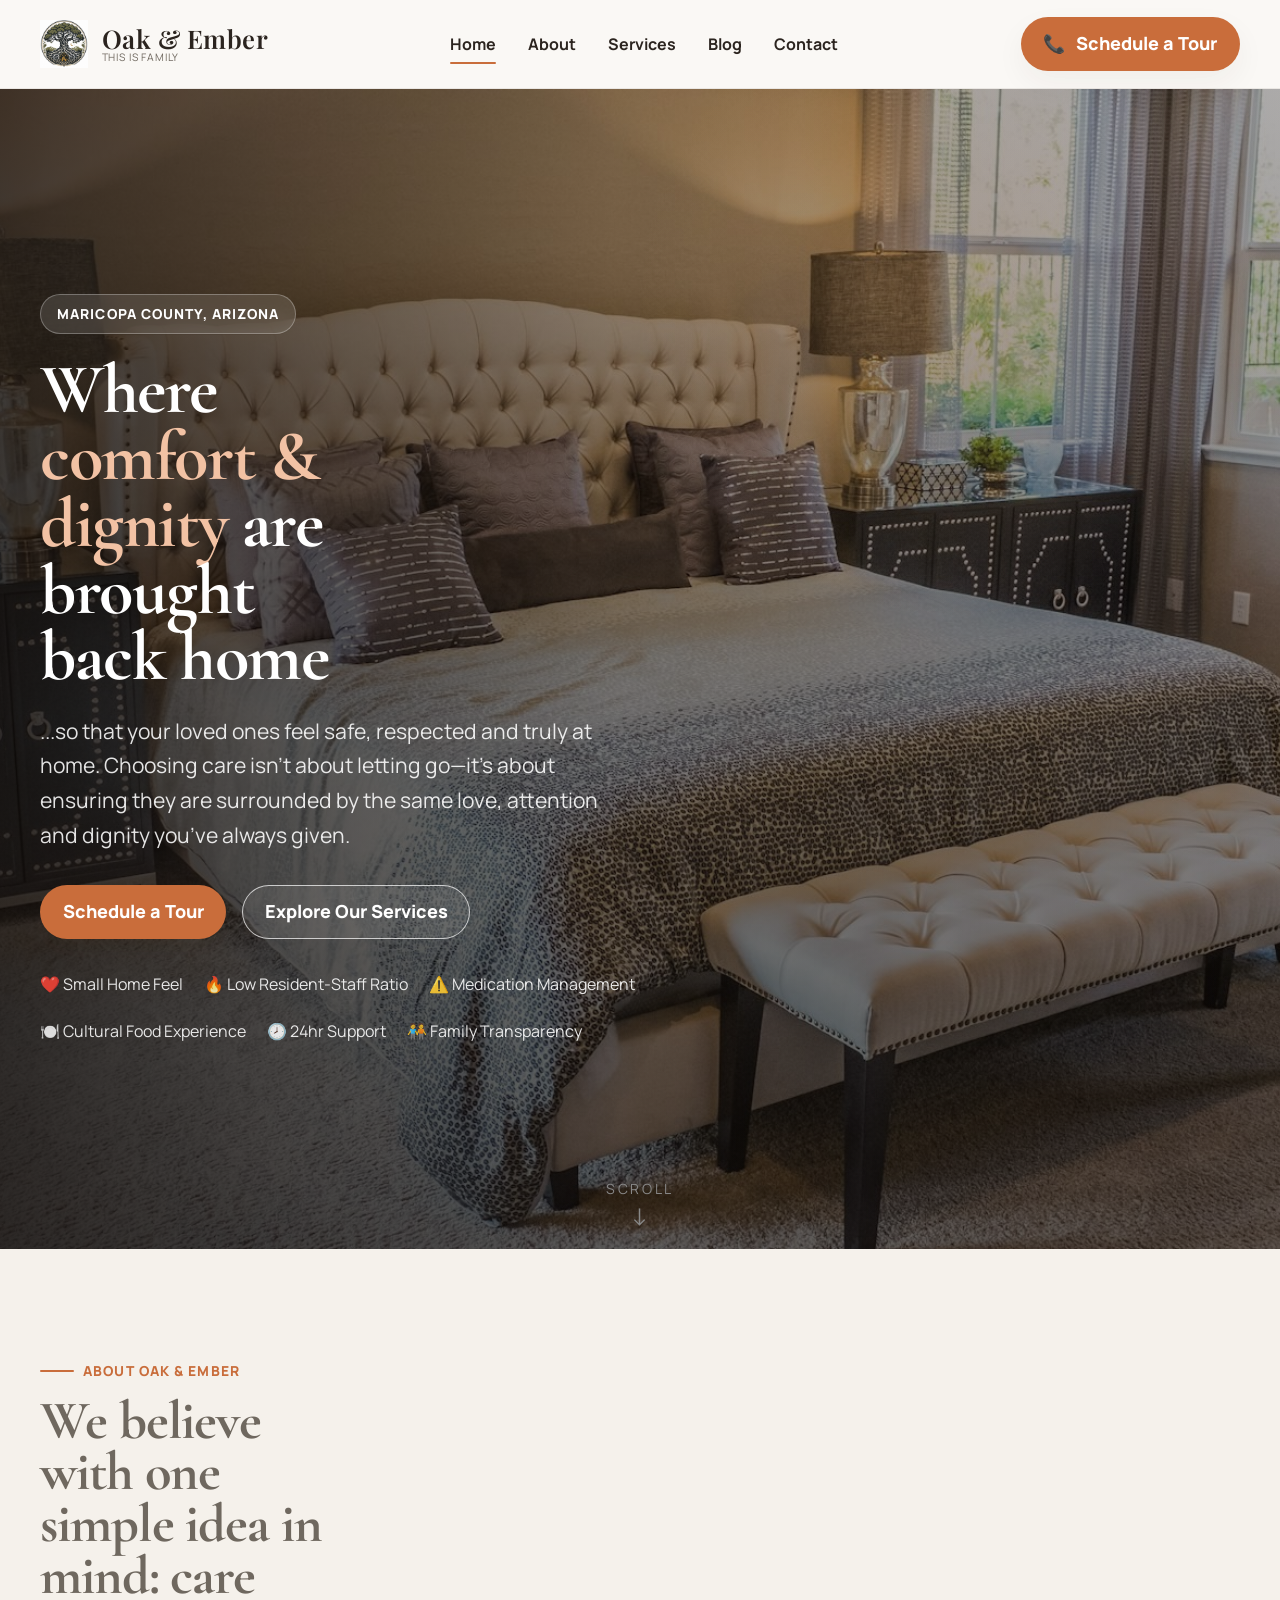
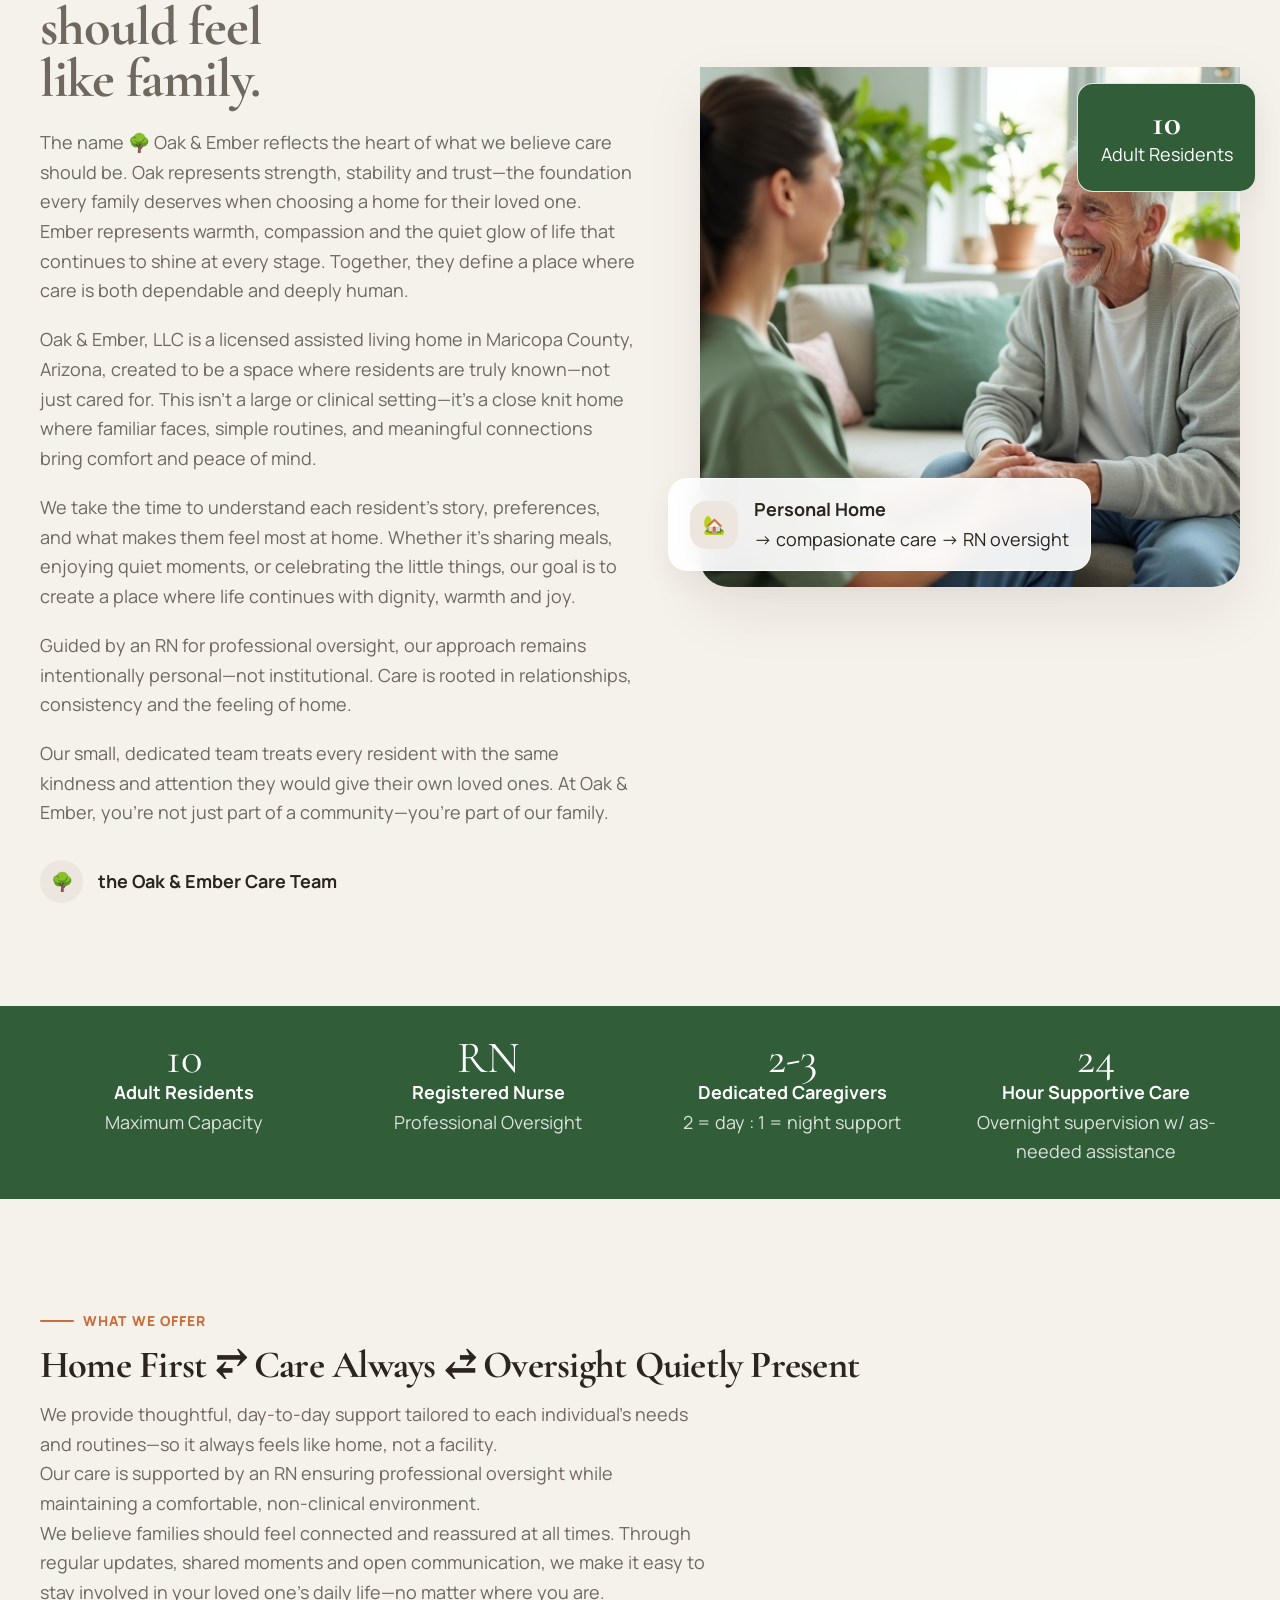
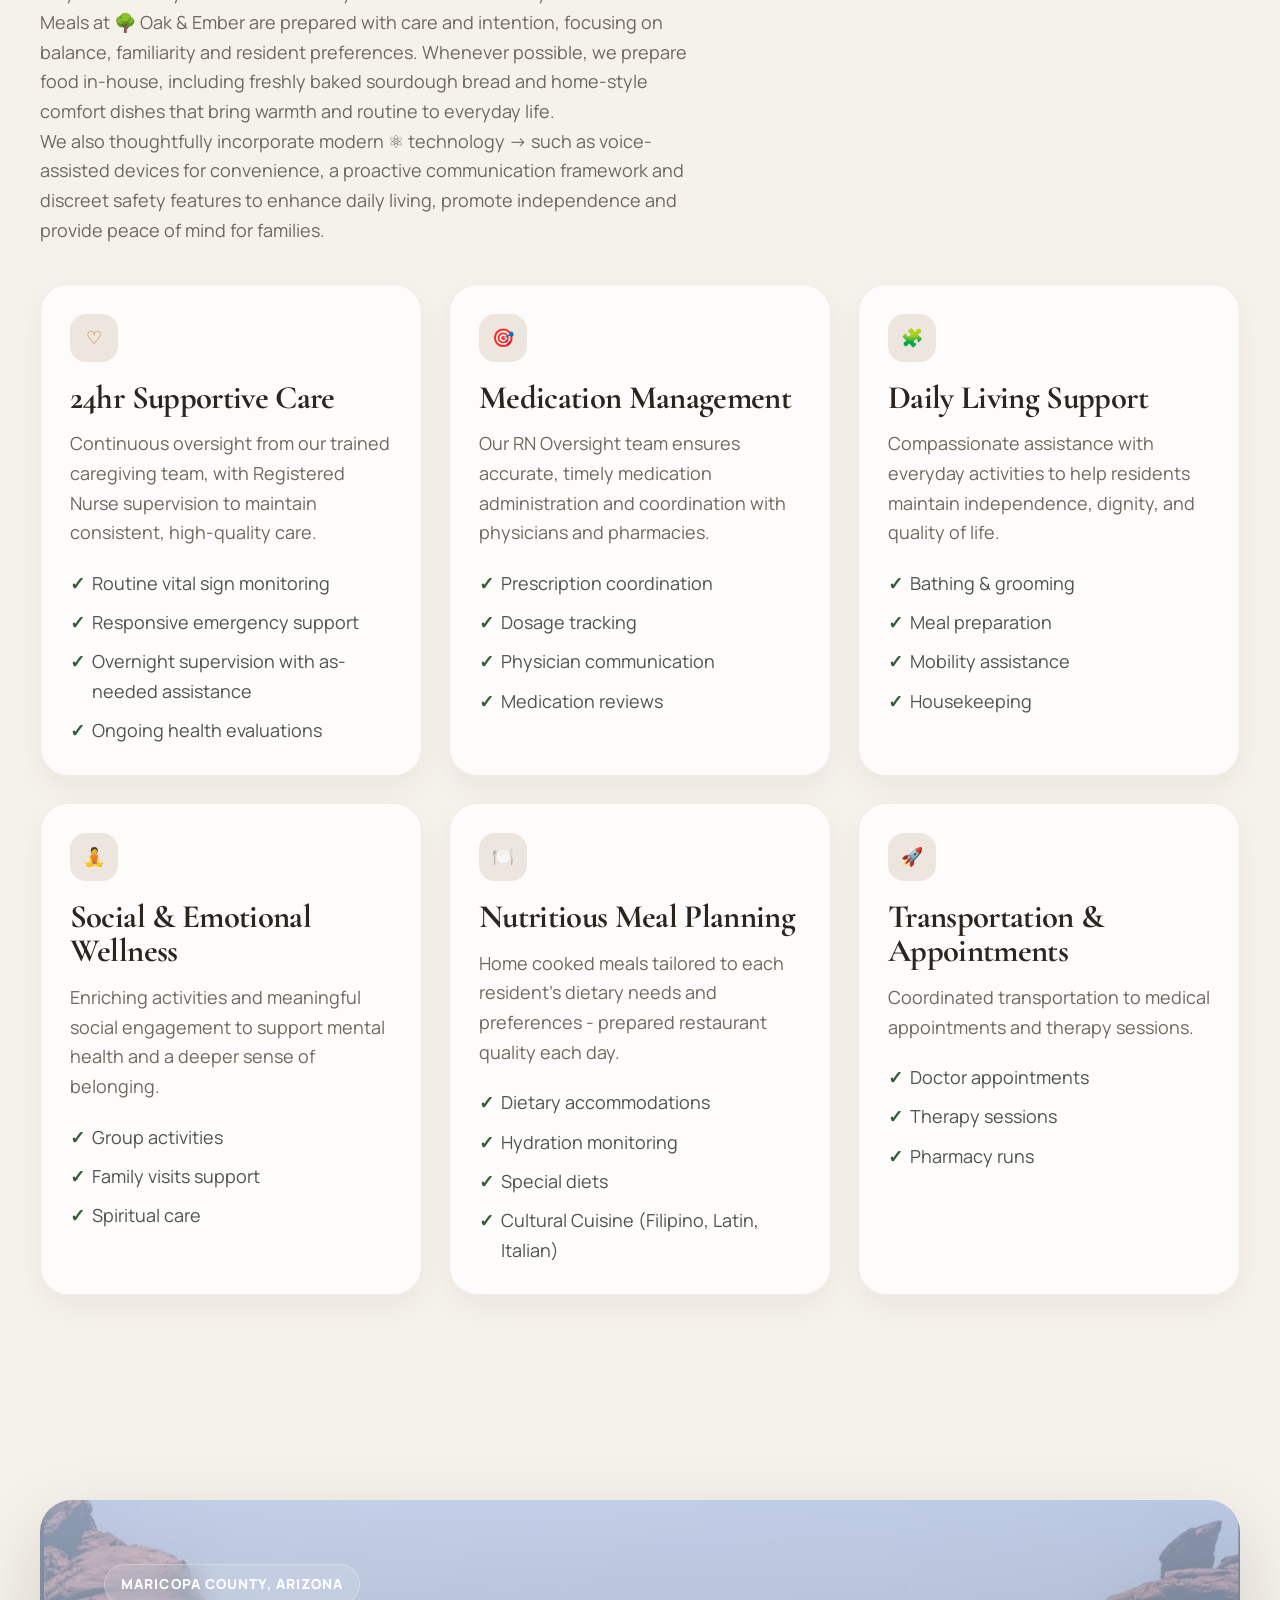
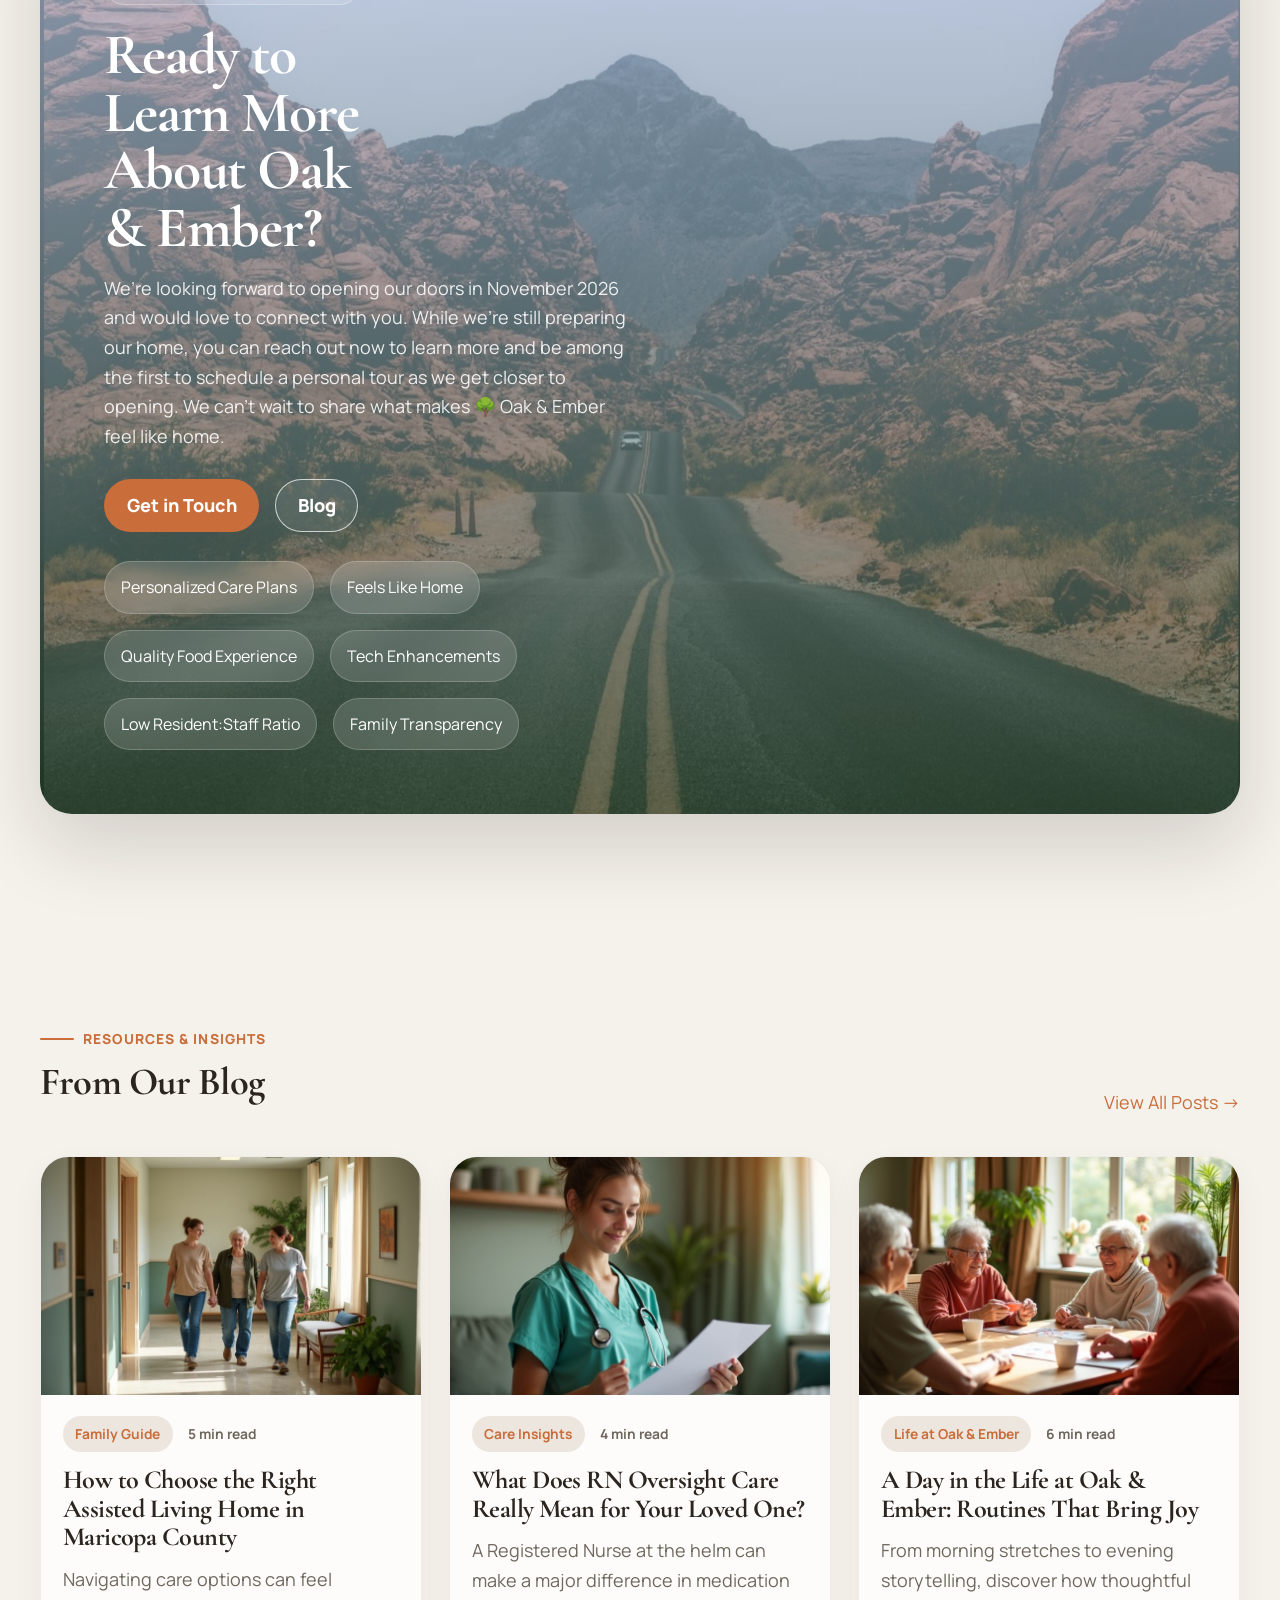
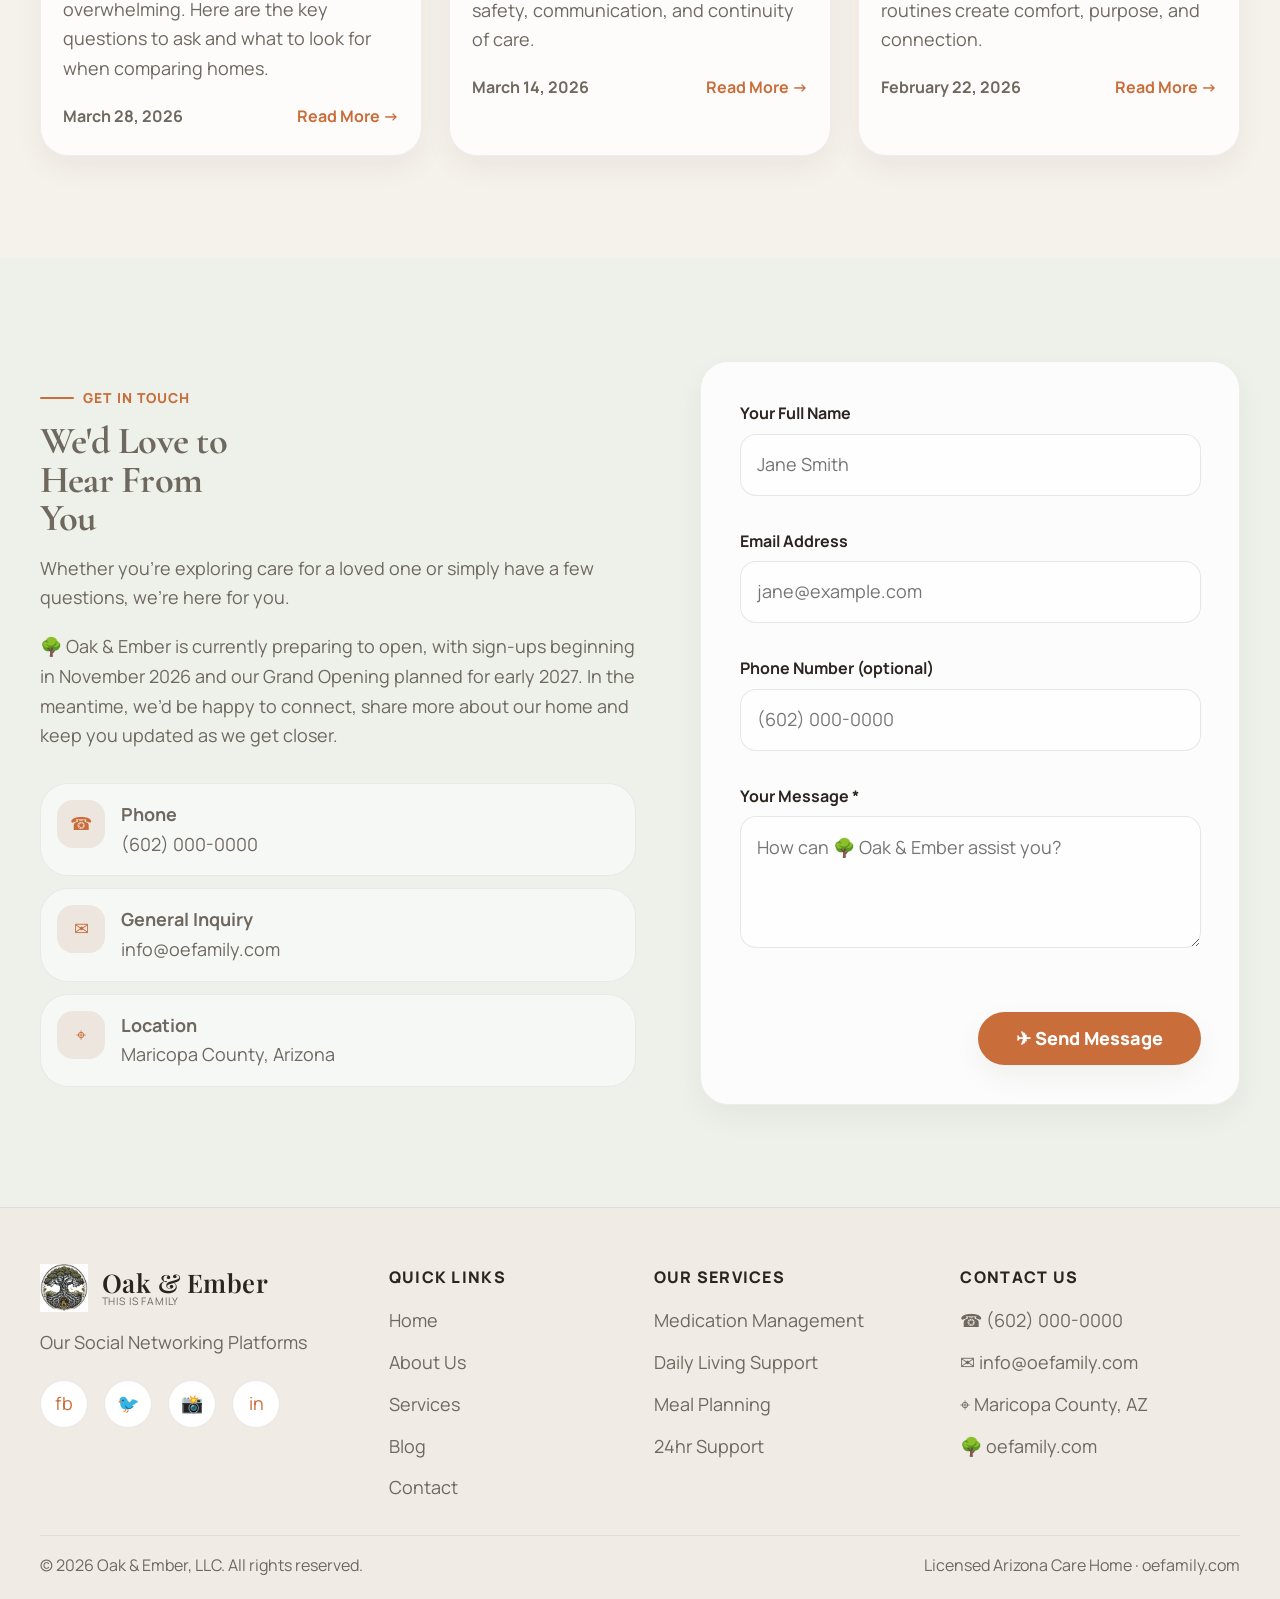
<file: index.html>
<!DOCTYPE html>
<html lang="en" data-theme="light">
<head>
  <meta charset="UTF-8" />
  <meta name="viewport" content="width=device-width, initial-scale=1.0" />
  <title>Personalized assisted living 🌳 10 residents with RN oversight 🌳 low resident to staff ratio 🌳 meal planning</title>
  <meta name="description" content="Oak & Ember is a small, RN oversight assisted living home in Maricopa County, Arizona, offering personalized care for up to 10 residents, 24hr supportive care and a warm, family-centered environment.">
  <meta name="robots" content="index,follow,max-image-preview:large,max-snippet:-1,max-video-preview:-1" />
  <link rel="canonical" href="https://oefamily.com" />
  <meta name="keywords" content="assisted living Maricopa County, RN, Nurse care home Arizona, 10 resident assisted living, residential assisted living, medication management, adult care home" />
  <meta property="og:type" content="website" />
  <meta property="og:title" content="RN Oversight Assisted Living Home in Maricopa County | Oak & Ember" />
  <meta property="og:description" content="Discover Oak & Ember, a warm 10-resident assisted living home with RN oversight, personalized support, and family-centered care in Maricopa County, Arizona." />
  <meta property="og:url" content="https://oefamily.com/" />
  <meta property="og:site_name" content="Oak & Ember" />
  <meta property="og:image" content="https://oefamily.com" />
  <meta name="twitter:card" content="summary_large_image" />
  <meta name="twitter:title" content="RN Oversight Assisted Living Home in Maricopa County | Oak & Ember" />
  <meta name="twitter:description" content="Personalized assisted living for up to 10 residents with RN oversight, daily support, and a comfortable home environment in Arizona." />
  <meta name="twitter:image" content="https://oefamily.com" />
  <script type="application/ld+json">
  {
    "@context": "https://schema.org",
    "@type": "AssistedLiving",
    "name": "Oak & Ember",
    "url": "https://oefamily.com/",
    "description": "RN oversight assisted living home in Maricopa County, Arizona serving up to 10 residents with personalized care, medication management, and 24hr supportive care.",
    "telephone": "+1-602-555-0100",
    "email": "info@oefamily.com",
    "areaServed": "Maricopa County, Arizona",
    "address": {
      "@type": "PostalAddress",
      "addressLocality": "Maricopa County",
      "addressRegion": "AZ",
      "addressCountry": "US"
    },
    "sameAs": [
      "https://www.facebook.com/",
      "https://www.instagram.com/",
      "https://www.linkedin.com/"
    ]
  }
  </script>


  <link rel="preconnect" href="https://fonts.googleapis.com">
  <link rel="preconnect" href="https://fonts.gstatic.com" crossorigin>
<link href="https://fonts.googleapis.com/css2?family=Playfair+Display:wght@500;600;700&family=Cormorant+Garamond:wght@500;600;700&family=Manrope:wght@400;500;600;700;800&display=swap" rel="stylesheet">

  <style>
    /*
      Art direction: warm, premium, calm, editorial.
      Inspired by the uploaded references: soft stone backgrounds, terracotta CTAs,
      deep forest overlays, rounded cards, serif headings, and airy grid sections.
    */

    :root {
      --text-xs: clamp(0.75rem, 0.7rem + 0.2vw, 0.875rem);
      --text-sm: clamp(0.9rem, 0.85rem + 0.2vw, 1rem);
      --text-base: clamp(1rem, 0.96rem + 0.25vw, 1.125rem);
      --text-lg: clamp(1.2rem, 1.05rem + 0.6vw, 1.45rem);
      --text-xl: clamp(1.8rem, 1.2rem + 1.5vw, 2.6rem);
      --text-2xl: clamp(2.7rem, 2rem + 3vw, 5.2rem);

      --space-1: 0.25rem;
      --space-2: 0.5rem;
      --space-3: 0.75rem;
      --space-4: 1rem;
      --space-5: 1.25rem;
      --space-6: 1.5rem;
      --space-8: 2rem;
      --space-10: 2.5rem;
      --space-12: 3rem;
      --space-16: 4rem;
      --space-20: 5rem;
      --space-24: 6rem;

      --radius-sm: 0.55rem;
      --radius-md: 0.9rem;
      --radius-lg: 1.25rem;
      --radius-xl: 1.75rem;
      --radius-full: 999px;

      --color-bg: #f5f1eb;
      --color-surface: #fbf9f6;
      --color-surface-2: #ffffff;
      --color-surface-soft: #ede6de;
      --color-border: rgba(52, 40, 31, 0.1);
      --color-divider: rgba(52, 40, 31, 0.08);
      --color-text: #2b241f;
      --color-text-muted: #6f685f;
      --color-text-faint: #a89e94;
      --color-primary: #c96d3b;
      --color-primary-hover: #b95d2d;
      --color-forest: #315d39;
      --color-forest-deep: #203826;
      --color-forest-soft: rgba(49, 93, 57, 0.72);
      --color-white: #ffffff;
      --color-overlay-dark: rgba(20, 12, 8, 0.58);
      --color-overlay-soft: rgba(31, 24, 19, 0.36);

      --shadow-sm: 0 12px 30px rgba(53, 38, 22, 0.05);
      --shadow-md: 0 24px 60px rgba(45, 30, 15, 0.08);
      --shadow-lg: 0 30px 80px rgba(24, 18, 12, 0.16);

      --container: 1200px;
      --header-height: 88px;
      --font-display: 'Cormorant Garamond', Georgia, serif;
      --font-body: 'Manrope', Arial, sans-serif;
      --transition: 220ms cubic-bezier(0.16, 1, 0.3, 1);
    }

    * { box-sizing: border-box; margin: 0; padding: 0; }
    html { scroll-behavior: smooth; scroll-padding-top: calc(var(--header-height) + 16px); }
    body {
      min-height: 100vh;
      background: var(--color-bg);
      color: var(--color-text);
      font-family: var(--font-body);
      font-size: var(--text-base);
      line-height: 1.65;
    }

    img { display: block; max-width: 100%; height: auto; }
    a { color: inherit; text-decoration: none; }
    button, input, textarea, select { font: inherit; }
    ul { list-style: none; }

    .container {
      width: min(calc(100% - 2rem), var(--container));
      margin-inline: auto;
    }

    .skip-link {
      position: absolute;
      left: 1rem;
      top: -5rem;
      background: var(--color-text);
      color: var(--color-white);
      padding: 0.85rem 1.2rem;
      border-radius: var(--radius-full);
      z-index: 1000;
      transition: top var(--transition);
    }
    .skip-link:focus { top: 1rem; }

    .site-header {
      position: sticky;
      top: 0;
      z-index: 50;
      backdrop-filter: blur(18px);
      background: rgba(251, 249, 246, 0.88);
      border-bottom: 1px solid var(--color-divider);
    }

    .nav-wrap {
      min-height: var(--header-height);
      display: flex;
      align-items: center;
      justify-content: space-between;
      gap: var(--space-6);
    }


    .brand {
      display: inline-flex;
      align-items: center;
      gap: 0.85rem;
      font-weight: 800;
      letter-spacing: 0.02em;
    }

    .brand-mark {
      width: 3rem;
      height: 3rem;
      display: grid;
      place-items: center;
      color: #d8b06f;
    }

    .brand-mark svg { width: 100%; height: 100%; }
    
    /* This controls the layout */
    .brand-text { display: flex; flex-direction: column; line-height: 1.1; }
    .brand-text small {
      font-size: .65rem;
      color: var(--color-text-muted);
      font-weight: 400;
      letter-spacing: 0.08em;
      text-transform: uppercase;
    }

    /* This controls the logo using Playfair Display font */
    .brand-text > span {
      font-family: 'Playfair Display', serif;
      font-size: 1.6rem;   /* adjust this to control O&E font size*/
      font-weight: 600;
      letter-spacing: 0.5px;
    }

    .nav-links {
      display: flex;
      align-items: center;
      gap: 2rem;
      font-size: var(--text-sm);
      font-weight: 700;
    }

    .nav-links a {
      position: relative;
      color: var(--color-text);
    }

    .nav-links a::after {
      content: '';
      position: absolute;
      left: 0;
      bottom: -0.45rem;
      width: 100%;
      height: 2px;
      border-radius: 999px;
      background: var(--color-primary);
      transform: scaleX(0);
      transform-origin: left;
      transition: transform var(--transition);
    }

    .nav-links a:hover::after,
    .nav-links a:focus-visible::after,
    .nav-links a.active::after { transform: scaleX(1); }

    .header-actions {
      display: flex;
      align-items: center;
      gap: var(--space-4);
    }

    .menu-toggle {
      display: none;
      width: 2.9rem;
      height: 2.9rem;
      border: 1px solid var(--color-border);
      border-radius: 50%;
      background: var(--color-surface-2);
      color: var(--color-text);
      cursor: pointer;
    }

    .btn {
      display: inline-flex;
      align-items: center;
      justify-content: center;
      gap: 0.7rem;
      min-height: 3.35rem;
      padding: 0 1.35rem;
      border-radius: var(--radius-full);
      border: 1px solid transparent;
      font-weight: 800;
      transition: transform var(--transition), background var(--transition), color var(--transition), border-color var(--transition), box-shadow var(--transition);
      cursor: pointer;
    }

    .btn:hover { transform: translateY(-1px); }
    .btn-primary {
      background: var(--color-primary);
      color: var(--color-white);
      box-shadow: var(--shadow-sm);
    }
    .btn-primary:hover { background: var(--color-primary-hover); }

    .btn-outline {
      background: rgba(255,255,255,0.08);
      color: var(--color-white);
      border-color: rgba(255,255,255,0.7);
    }

    .btn-soft {
      background: var(--color-surface-2);
      color: var(--color-text);
      border-color: var(--color-border);
    }

    .hero {
      position: relative;
      min-height: calc(100vh - var(--header-height));
      color: var(--color-white);
      background:
        linear-gradient(to right, rgba(17, 12, 9, 0.75), rgba(17, 12, 9, 0.3) 48%, rgba(17, 12, 9, 0.2)),
        linear-gradient(to bottom, rgba(17, 12, 9, 0.18), rgba(17, 12, 9, 0.5)),
        url('../photos/i_hero.jpg') center/cover no-repeat;
      overflow: hidden;
    }

    .hero::before {
      content: '';
      position: absolute;
      inset: 0;
      background: radial-gradient(circle at 75% 18%, rgba(230, 163, 108, 0.16), transparent 24%);
      pointer-events: none;
    }

    .hero-inner {
      position: relative;
      display: grid;
      grid-template-columns: minmax(0, 670px) 1fr;
      align-items: center;
      min-height: calc(100vh - var(--header-height));
      padding-block: clamp(4rem, 8vw, 7rem);
    }

    .eyebrow,
    .section-tag {
      display: inline-flex;
      align-items: center;
      gap: 0.6rem;
      padding: 0.5rem 1rem;
      border-radius: var(--radius-full);
      border: 1px solid rgba(255,255,255,0.28);
      background: rgba(255,255,255,0.12);
      backdrop-filter: blur(12px);
      font-size: var(--text-xs);
      font-weight: 800;
      letter-spacing: 0.08em;
      text-transform: uppercase;
      margin-bottom: 1.4rem;
    }

    .hero h1,
    .section-heading,
    .feature-title,
    .blog-title,
    .quote-large {
      font-family: var(--font-display);
      line-height: 0.95;
      letter-spacing: -0.02em;
    }

    .hero h1 {
      max-width: 10ch;
      font-size: var(--text-2xl);
      margin-bottom: 1.4rem;
    }

    .hero h1 span { color: #f2c2a4; }

    .hero-copy {
      max-width: 35rem;
      color: rgba(255,255,255,0.88);
      font-size: clamp(1.05rem, 1rem + 0.4vw, 1.4rem);
      margin-bottom: 2rem;
    }

    .hero-actions,
    .hero-points,
    .pill-row,
    .social-links,
    .footer-bottom {
      display: flex;
      flex-wrap: wrap;
      gap: 1rem;
    }

    .hero-points {
      margin-top: 2rem;
      gap: 1.3rem;
      color: rgba(255,255,255,0.88);
      font-size: var(--text-sm);
    }

    .hero-points li,
    .pill-row span {
      display: inline-flex;
      align-items: center;
      gap: 0.5rem;
    }

    .scroll-hint {
      position: absolute;
      left: 50%;
      bottom: 1.4rem;
      transform: translateX(-50%);
      font-size: var(--text-xs);
      letter-spacing: 0.18em;
      text-transform: uppercase;
      color: rgba(255,255,255,0.78);
      text-align: center;
    }

    .scroll-hint span {
      display: block;
      font-size: 1.5rem;
      line-height: 1;
      margin-top: 0.2rem;
    }

    section {
      padding-block: clamp(4.5rem, 8vw, 7rem);
    }

    .section-head {
      display: flex;
      align-items: end;
      justify-content: space-between;
      gap: var(--space-6);
      margin-bottom: 2.4rem;
    }

    .section-tag {
      background: transparent;
      border: none;
      padding: 0;
      color: var(--color-primary);
      backdrop-filter: none;
      margin-bottom: 0.8rem;
    }

    .section-tag::before {
      content: '';
      width: 2.1rem;
      height: 2px;
      border-radius: 999px;
      background: currentColor;
    }

    .section-heading {
      font-size: var(--text-xl);
      line-height: 1;
      margin-bottom: 1rem;
    }

    .section-description {
      max-width: 42rem;
      color: var(--color-text-muted);
    }

    .about-grid,
    .contact-grid,
    .cta-grid {
      display: grid;
      grid-template-columns: 1.05fr 0.95fr;
      gap: clamp(2rem, 5vw, 5rem);
      align-items: center;
    }

    .quote-large {
      font-size: clamp(2.2rem, 1.8rem + 2vw, 4.3rem);
      max-width: 11ch;
      margin-bottom: 1.4rem;
    }

    .about-copy p + p,
    .contact-copy p + p { margin-top: 1.2rem; }

    .about-copy,
    .contact-copy { color: var(--color-text-muted); }

    .signature {
      margin-top: 2rem;
      display: inline-flex;
      align-items: center;
      gap: 0.9rem;
      color: var(--color-text);
      font-style: normal;
      font-weight: 700;
    }

    .signature-mark {
      width: 2.7rem;
      height: 2.7rem;
      border-radius: 50%;
      display: grid;
      place-items: center;
      background: var(--color-surface-soft);
      color: var(--color-forest);
      font-style: normal;
    }

    .about-visual {
      position: relative;
      min-height: 520px;
    }

    .about-photo {
      height: 100%;
      min-height: 520px;
      border-radius: 0 0 1.75rem 1.75rem;
      overflow: hidden;
      box-shadow: var(--shadow-md);
      background: url('../photos/i_about.jpg') center/cover no-repeat;
    }

    .stat-card,
    .floating-badge {
      position: absolute;
      background: rgba(255,255,255,0.92);
      border: 1px solid rgba(255,255,255,0.85);
      box-shadow: var(--shadow-sm);
      backdrop-filter: blur(12px);
    }

    .stat-card {
      top: 1rem;
      right: -1rem;
      padding: 1.3rem 1.4rem;
      border-radius: 1rem;
      min-width: 125px;
      text-align: center;
      background: var(--color-forest);
      color: var(--color-white);
    }

    .stat-card strong { display: block; font-size: 2.2rem; line-height: 1; font-family: var(--font-display); }
    .floating-badge {
      left: -2rem;
      bottom: 1rem;
      display: flex;
      align-items: center;
      gap: 1rem;
      padding: 1rem 1.3rem;
      border-radius: 1.2rem;
      min-width: 260px;
    }

    .floating-icon,
    .contact-icon,
    .service-icon,
    .social-links a {
      width: 3rem;
      height: 3rem;
      border-radius: 1rem;
      display: grid;
      place-items: center;
      background: var(--color-surface-soft);
      color: var(--color-primary);
      flex-shrink: 0;
    }

    .service-icon {
      border: 1px solid transparent;
      transition: transform var(--transition), color var(--transition), background var(--transition), border-color var(--transition);
      cursor: pointer;
    }

    .service-icon:hover,
    .service-icon:focus-visible {
      color: var(--color-white);
      background: #c98a2f;
      border-color: #c98a2f;
      transform: translateY(-1px);
      outline: none;
    }

    .facts-strip {
      background: var(--color-forest);
      color: var(--color-white);
      padding-block: 2rem;
    }

    .facts-grid {
      display: grid;
      grid-template-columns: repeat(4, 1fr);
      gap: 1rem;
      text-align: center;
    }

    .fact-number {
      display: block;
      font-size: clamp(2.5rem, 2rem + 1vw, 4rem);
      line-height: 0.9;
      font-family: var(--font-display);
    }

    .fact-item p { color: rgba(255,255,255,0.82); }

    .services-grid,
    .blog-grid,
    .footer-grid {
      display: grid;
      gap: 1.7rem;
    }

    .services-grid {
      grid-template-columns: repeat(3, minmax(0, 1fr));
    }

    .service-card,
    .blog-card,
    .contact-form,
    .contact-card {
      background: rgba(255,255,255,0.76);
      border: 1px solid rgba(78, 55, 33, 0.08);
      border-radius: var(--radius-xl);
      box-shadow: var(--shadow-sm);
    }

    .service-card {
      padding: 1.8rem;
      min-height: 100%;
      transform: translateY(0);
      transition: transform var(--transition);
      cursor: default;
    }

    .service-card:hover,
    .service-card:focus-within {
      transform: translateY(-6px);
    }

    .feature-title {
      font-size: clamp(1.8rem, 1.4rem + 0.8vw, 2.4rem);
      line-height: 1.05;
      margin: 1.2rem 0 0.9rem;
    }

    .service-card p { color: var(--color-text-muted); }

    .bullet-list {
      margin-top: 1.3rem;
      display: grid;
      gap: 0.6rem;
      color: #4f544f;
    }

    .bullet-list li {
      position: relative;
      padding-left: 1.4rem;
    }

    .bullet-list li::before {
      content: '✓';
      position: absolute;
      left: 0;
      top: 0;
      color: var(--color-forest);
      font-weight: 800;
    }

    .cta-banner {
      position: relative;
      overflow: hidden;
      border-radius: 2rem;
      color: var(--color-white);
      background:
        linear-gradient(rgba(196, 216, 255, 0.62), rgba(41, 74, 45, 0.62)),
        url('../photos/i_banner.jpg') center/cover no-repeat;
      box-shadow: var(--shadow-lg);
    }

    .cta-banner::before {
      content: '';
      position: absolute;
      inset: 0;
      background: linear-gradient(135deg, rgba(255,255,255,0.08), transparent 35%);
      pointer-events: none;
    }

    .cta-grid {
      position: relative;
      padding: clamp(2rem, 5vw, 4rem);
      align-items: end;
    }

    .pill-row {
      margin-top: 1.8rem;
    }

    .pill-row span {
      padding: 0.75rem 1rem;
      border-radius: var(--radius-full);
      background: rgba(255,255,255,0.14);
      border: 1px solid rgba(255,255,255,0.2);
      backdrop-filter: blur(10px);
      font-size: var(--text-sm);
    }

    .blog-grid { grid-template-columns: repeat(3, minmax(0, 1fr)); }

    .blog-card { overflow: hidden; }

    .blog-media {
      aspect-ratio: 16 / 10;
      overflow: hidden;
    }

    .blog-media img {
      width: 100%;
      height: 100%;
      object-fit: cover;
      transition: transform 500ms ease;
    }

    .blog-card:hover .blog-media img { transform: scale(1.05); }

    .blog-body { padding: 1.35rem 1.35rem 1.6rem; }

    .meta-row,
    .contact-list,
    .footer-links,
    .footer-contact {
      display: grid;
      gap: 0.75rem;
    }

    .meta-row {
      grid-template-columns: auto auto;
      justify-content: start;
      align-items: center;
      gap: 0.9rem;
      margin-bottom: 0.9rem;
      color: var(--color-text-muted);
      font-size: var(--text-xs);
      font-weight: 700;
    }

    .meta-row .tag {
      display: inline-flex;
      padding: 0.4rem 0.8rem;
      border-radius: var(--radius-full);
      background: var(--color-surface-soft);
      color: var(--color-primary);
    }

    .blog-title {
      font-size: clamp(1.5rem, 1.15rem + 0.6vw, 2rem);
      line-height: 1.1;
      margin-bottom: 0.8rem;
    }

    .blog-excerpt,
    .blog-date { color: var(--color-text-muted); }

    .blog-footer {
      margin-top: 1.2rem;
      display: flex;
      align-items: center;
      justify-content: space-between;
      gap: 1rem;
      font-size: var(--text-sm);
      font-weight: 700;
    }

    .blog-link { color: var(--color-primary); }

    .contact-wrap {
      background: #edf1ea;
    }

    .contact-copy .section-heading { max-width: 11ch; }

    .contact-list { margin-top: 2rem; }

    .contact-card {
      display: flex;
      align-items: flex-start;
      gap: 1rem;
      padding: 1rem;
      background: rgba(255,255,255,0.52);
      box-shadow: none;
    }

    .contact-form {
      padding: clamp(1.5rem, 3vw, 2.4rem);
      background: rgba(255,255,255,0.78);
      backdrop-filter: blur(14px);
    }

    .form-grid {
      display: grid;
      grid-template-columns: repeat(2, minmax(0, 1fr));
      gap: 1rem;
    }

    .field {
      display: grid;
      gap: 0.45rem;
      margin-bottom: 1rem;
    }

    .field.full { grid-column: 1 / -1; }

    .field label {
      font-size: var(--text-sm);
      font-weight: 700;
      color: var(--color-text);
    }

    .field input,
    .field textarea,
    .field select {
      width: 100%;
      min-height: 3.35rem;
      padding: 0.95rem 1rem;
      border-radius: 1rem;
      border: 1px solid rgba(78, 55, 33, 0.12);
      background: rgba(255,255,255,0.7);
      color: var(--color-text);
      outline: none;
      transition: border-color var(--transition), box-shadow var(--transition), background var(--transition);
    }

    .field textarea {
      min-height: 8.2rem;
      resize: vertical;
    }

    .field input:focus,
    .field textarea:focus,
    .field select:focus {
      border-color: rgba(201, 109, 59, 0.5);
      box-shadow: 0 0 0 4px rgba(201, 109, 59, 0.12);
      background: var(--color-surface-2);
    }

    .char-count {
      text-align: right;
      color: var(--color-text-faint);
      font-size: var(--text-xs);
      margin-top: -0.5rem;
      margin-bottom: 1rem;
    }

    .site-footer {
      background: #f0ebe5;
      border-top: 1px solid var(--color-divider);
      padding-top: 3.5rem;
    }

    .footer-grid {
      grid-template-columns: 1.15fr 0.85fr 1fr 1fr;
      padding-bottom: 2rem;
    }

    .footer-brand p,
    .footer-links a,
    .footer-contact a,
    .footer-contact span {
      color: var(--color-text-muted);
    }

    .footer-title {
      font-size: var(--text-sm);
      text-transform: uppercase;
      letter-spacing: 0.08em;
      margin-bottom: 1rem;
      font-weight: 800;
    }

    .social-links a {
      border-radius: 50%;
      background: var(--color-surface-2);
      border: 1px solid var(--color-border);
      transition: transform var(--transition), border-color var(--transition), color var(--transition);
    }

    .social-links a:hover {
      transform: translateY(-2px);
      border-color: rgba(201, 109, 59, 0.35);
      color: var(--color-primary);
    }

    .footer-bottom {
      justify-content: space-between;
      align-items: center;
      gap: 1rem;
      padding: 1rem 0 1.3rem;
      border-top: 1px solid var(--color-divider);
      color: var(--color-text-muted);
      font-size: var(--text-sm);
    }

    .reveal {
      opacity: 0;
      transform: translateY(24px);
      transition: opacity 700ms ease, transform 700ms ease;
    }

    .reveal.visible {
      opacity: 1;
      transform: translateY(0);
    }

    /*
      Bounce Animation for Scroll
    */

    .scroll-hint {
      text-align: center;
      font-size: 14px;
      color: #888;
    }

    .scroll-hint span {
      display: block;
      margin-top: 2px;
      margin-left: 2px;
      animation: bounce 1.8s infinite ease-in-out;
    }

    /* Bounce animation */
    @keyframes bounce {
      0%, 100% {
        transform: translateY(0);
      }
      50% {
        transform: translateY(6px);
      }
    }

    @media (max-width: 1080px) {
      .hero-inner,
      .about-grid,
      .contact-grid,
      .cta-grid,
      .footer-grid,
      .services-grid,
      .blog-grid,
      .facts-grid {
        grid-template-columns: 1fr 1fr;
      }

      .services-grid,
      .blog-grid { grid-template-columns: 1fr 1fr; }
      .footer-grid { grid-template-columns: 1.1fr 1fr; }
      .hero-inner { grid-template-columns: 1fr; }
      .about-visual { order: -1; }
    }

    @media (max-width: 860px) {
      .nav-links {
        position: absolute;
        top: calc(100% + 0.5rem);
        left: 1rem;
        right: 1rem;
        flex-direction: column;
        align-items: stretch;
        padding: 1rem;
        border-radius: 1.2rem;
        background: rgba(251, 249, 246, 0.98);
        border: 1px solid var(--color-border);
        box-shadow: var(--shadow-md);
        opacity: 0;
        pointer-events: none;
        transform: translateY(-8px);
        transition: opacity var(--transition), transform var(--transition);
      }

      .nav-links.open {
        opacity: 1;
        pointer-events: auto;
        transform: translateY(0);
      }

      .menu-toggle { display: inline-grid; place-items: center; }
      .header-actions .btn-primary { display: none; }

      .about-grid,
      .contact-grid,
      .cta-grid,
      .services-grid,
      .blog-grid,
      .facts-grid,
      .footer-grid,
      .form-grid {
        grid-template-columns: 1fr;
      }

      .section-head {
        flex-direction: column;
        align-items: flex-start;
      }

      .hero { min-height: auto; }
      .hero-inner { min-height: auto; padding-top: 5rem; }
      .hero h1 { max-width: 12ch; }
      .about-photo,
      .about-visual { min-height: 420px; }
      .floating-badge { left: 1rem; right: 1rem; bottom: 1rem; min-width: auto; }
      .stat-card { right: 1rem; }
    }

    @media (max-width: 560px) {
      .brand-text span { display: block; font-size: 0.9rem; }
      .hero-actions,
      .blog-footer,
      .footer-bottom { flex-direction: column; align-items: flex-start; }
      .btn { width: 100%; }
      .hero-actions .btn,
      .cta-grid .btn { width: auto; }
      .hero-actions { width: 100%; }
      .hero-actions .btn { flex: 1 1 100%; justify-content: center; }
      .scroll-hint { display: none; }
    }

    @media (prefers-reduced-motion: reduce) {
      html { scroll-behavior: auto; }
      *, *::before, *::after { animation: none !important; transition: none !important; }
      .reveal { opacity: 1; transform: none; }
    }
  </style>
</head>
<body>
  <a class="skip-link" href="#main-content">Skip to content</a>

  <!--
  CSS ENDS:
  THE FUN BEGINS
  -->

  <header class="site-header">
    <div class="container nav-wrap">
      <a href="#home" class="brand" aria-label="Oak & Ember home">
        <span class="brand-mark site-logo" aria-hidden="true">
          <img src="photos/logo.png" alt="" loading="eager" />
        </span>
        <span class="brand-text">
          <span>Oak &amp; Ember</span>
          <small>this is family</small>
        </span>
      </a>

      <nav aria-label="Primary navigation">
        <button class="menu-toggle" aria-expanded="false" aria-controls="primary-menu" aria-label="Open menu">
          <svg width="20" height="20" viewBox="0 0 24 24" fill="none" stroke="currentColor" stroke-width="2"><path d="M4 7h16M4 12h16M4 17h16"/></svg>
        </button>
        <div class="nav-links" id="primary-menu">
          <a href="#home">Home</a>
          <a href="#about">About</a>
          <a href="#services">Services</a>
          <a href="https://blog.oefamily.com">Blog</a>
          <a href="#contact">Contact</a>
        </div>
      </nav>

      <div class="header-actions">
        <a class="btn btn-primary" href="#contact">
          <span aria-hidden="true">📞</span>
          <span>Schedule a Tour</span>
        </a>
      </div>
    </div>
  </header>

  <!--
  BEGIN PAGE 1
  -->

  <main id="main-content">
    <section class="hero" id="home">
      <div class="container hero-inner">
        <div class="hero-content reveal">
          <div class="eyebrow">Maricopa County, Arizona</div>
          <h1>Where <span> comfort & dignity </span> are brought back home</h1>
          <p class="hero-copy">
            ...so that your loved ones feel safe, respected and truly at home. Choosing care isn’t about letting go—it’s about ensuring they are surrounded by the same love, attention and dignity you’ve always given.
          </p>
          <div class="hero-actions">
            <!-- EDIT: Update these buttons to match your call-to-actions. -->
            <a href="#contact" class="btn btn-primary">Schedule a Tour</a>
            <a href="#services" class="btn btn-outline">Explore Our Services</a>
          </div>
          <ul class="hero-points" role="list">
            <li>❤️ Small Home Feel</li>
            <li>🔥 Low Resident-Staff Ratio</li>
            <li>⚠️ Medication Management</li>
            <li>🍽️ Cultural Food Experience</li>
            <li>🕗 24hr Support</li>
            <li>🧑‍🤝‍🧑 Family Transparency</li>
          </ul>
        </div>
      </div>
      <div class="scroll-hint">
        Scroll<span>↓</span>
      </div>
    </section>

    <!--
    BEGIN PAGE 2 - ABOUT OAK & EMBER; PIC CODE MORE TOWARDS END
    -->

    <section id="about">
      <div class="container about-grid">
        <div class="about-copy reveal">
          <div class="section-tag">About Oak &amp; Ember</div>
          <h2 class="quote-large">We believe with one simple idea in mind: care should feel like family.</h2>
          <p>
            The name 🌳 Oak & Ember reflects the heart of what we believe care should be. Oak represents strength, stability and trust—the foundation every family deserves when choosing a home for their loved one. Ember represents warmth, compassion and the quiet glow of life that continues to shine at every stage. Together, they define a place where care is both dependable and deeply human.
          </p>
          <p>
            Oak & Ember, LLC is a licensed assisted living home in Maricopa County, Arizona, created to be a space where residents are truly known—not just cared for. This isn’t a large or clinical setting—it’s a close knit home where familiar faces, simple routines, and meaningful connections bring comfort and peace of mind.
          </p>
          <p>
            We take the time to understand each resident’s story, preferences, and what makes them feel most at home. Whether it’s sharing meals, enjoying quiet moments, or celebrating the little things, our goal is to create a place where life continues with dignity, warmth and joy.
          </p>
          <p>
            Guided by an RN for professional oversight, our approach remains intentionally personal—not institutional. Care is rooted in relationships, consistency and the feeling of home.
          </p>
          <p>
            Our small, dedicated team treats every resident with the same kindness and attention they would give their own loved ones.
            At Oak & Ember, you’re not just part of a community—you’re part of our family.
          </p>
          <div class="signature">
            <span class="signature-mark">🌳</span>
            <span>the Oak &amp; Ember Care Team</span>
          </div>
        </div>

        <div class="about-visual reveal">
          <div class="about-photo" role="img" aria-label="Caregiver speaking to a resident"></div>
          <div class="stat-card">
            <strong>10</strong>
            <span>Adult Residents</span>
          </div>
          <div class="floating-badge">
            <div class="floating-icon">🏡</div>
            <div>
              <strong>Personal Home</strong>
              <p>→ compasionate care → RN oversight</p>
            </div>
          </div>
        </div>
      </div>
    </section>

    <!--
    BEGIN PAGE 3A - WHAT WE OFFER
    -->

    <section class="facts-strip" aria-label="Key highlights">
      <div class="container facts-grid reveal">
        <article class="fact-item">
          <span class="fact-number">10</span>
          <strong>Adult Residents</strong>
          <p>Maximum Capacity</p>
        </article>
        <article class="fact-item">
          <span class="fact-number">RN</span>
          <strong>Registered Nurse</strong>
          <p>Professional Oversight</p>
        </article>
        <article class="fact-item">
          <span class="fact-number">2-3</span>
          <strong>Dedicated Caregivers</strong>
          <p>2 = day : 1 = night support</p>
        </article>
        <article class="fact-item">
          <span class="fact-number">24</span>
          <strong>Hour Supportive Care</strong>
          <p>Overnight supervision w/ as-needed assistance</p>
        </article>
      </div>
    </section>

    <section id="services">
      <div class="container">
        <div class="section-head reveal">
          <div>
            <div class="section-tag">What We Offer</div>
            <h2 class="section-heading">Home First ⥂ Care Always ⥄ Oversight Quietly Present</h2>
            <p class="section-description">
              We provide thoughtful, day-to-day support tailored to each individual’s needs and routines—so it always feels like home, not a facility.
            </p>
            <p class="section-description">
              Our care is supported by an RN ensuring professional oversight while maintaining a comfortable, non-clinical environment.
            </p>
            <p class="section-description">
              We believe families should feel connected and reassured at all times. Through regular updates, shared moments and open communication, we make it easy to stay involved in your loved one’s daily life—no matter where you are.
            </p>
            <p class="section-description">
              Meals at 🌳 Oak & Ember are prepared with care and intention, focusing on balance, familiarity and resident preferences. Whenever possible, we prepare food in-house, including freshly baked sourdough bread and home-style comfort dishes that bring warmth and routine to everyday life.
            </p>
            <p class="section-description">
              We also thoughtfully incorporate modern ⚛ technology → such as voice-assisted devices for convenience, a proactive communication framework and discreet safety features to enhance daily living, promote independence and provide peace of mind for families.
            </p>
          </div>
        </div>

        <!--
        BEGIN PAGE 3B - WHAT WE OFFER THE SPECIFICS
        -->

        <div class="services-grid">
          <article class="service-card reveal">
            <button class="service-icon" type="button" aria-label="Supportive care service icon">♡</button>
            <h3 class="feature-title">24hr Supportive Care</h3>
            <p>Continuous oversight from our trained caregiving team, with Registered Nurse supervision to maintain consistent, high-quality care.</p>
            <ul class="bullet-list" role="list">
              <li>Routine vital sign monitoring</li>
              <li>Responsive emergency support</li>
              <li>Overnight supervision with as-needed assistance</li>
              <li>Ongoing health evaluations</li>
            </ul>
          </article>

          <article class="service-card reveal">
            <button class="service-icon" type="button" aria-label="Medication management service icon">🎯</button>
            <h3 class="feature-title">Medication Management</h3>
            <p>Our RN Oversight team ensures accurate, timely medication administration and coordination with physicians and pharmacies.</p>
            <ul class="bullet-list" role="list">
              <li>Prescription coordination</li>
              <li>Dosage tracking</li>
              <li>Physician communication</li>
              <li>Medication reviews</li>
            </ul>
          </article>

          <article class="service-card reveal">
            <button class="service-icon" type="button" aria-label="Daily living support service icon">🧩</button>
            <h3 class="feature-title">Daily Living Support</h3>
            <p>Compassionate assistance with everyday activities to help residents maintain independence, dignity, and quality of life.</p>
            <ul class="bullet-list" role="list">
              <li>Bathing &amp; grooming</li>
              <li>Meal preparation</li>
              <li>Mobility assistance</li>
              <li>Housekeeping</li>
            </ul>
          </article>

          <article class="service-card reveal">
            <button class="service-icon" type="button" aria-label="Social wellness service icon">🧘</button>
            <h3 class="feature-title">Social &amp; Emotional Wellness</h3>
            <p>Enriching activities and meaningful social engagement to support mental health and a deeper sense of belonging.</p>
            <ul class="bullet-list" role="list">
              <li>Group activities</li>
              <li>Family visits support</li>
              <li>Spiritual care</li>
            </ul>
          </article>

          <article class="service-card reveal">
            <button class="service-icon" type="button" aria-label="Meal planning service icon">🍽️</button>
            <h3 class="feature-title">Nutritious Meal Planning</h3>
            <p>Home cooked meals tailored to each resident's dietary needs and preferences - prepared restaurant quality each day.</p>
            <ul class="bullet-list" role="list">
              <li>Dietary accommodations</li>
              <li>Hydration monitoring</li>
              <li>Special diets</li>
              <li>Cultural Cuisine (Filipino, Latin, Italian)</li>
            </ul>
          </article>

          <article class="service-card reveal">
            <button class="service-icon" type="button" aria-label="Transportation service icon">🚀</button>
            <h3 class="feature-title">Transportation &amp; Appointments</h3>
            <p>Coordinated transportation to medical appointments and therapy sessions.</p>
            <ul class="bullet-list" role="list">
              <li>Doctor appointments</li>
              <li>Therapy sessions</li>
              <li>Pharmacy runs</li>
            </ul>
          </article>
        </div>
      </div>
    </section>

    <!--
    BEGIN PAGE 4 - READY TO LEARN MORE
    -->

    <section>
      <div class="container cta-banner reveal">
        <div class="cta-grid">
          <div>
            <div class="eyebrow">Maricopa County, Arizona</div>
            <h2 class="section-heading" style="color: white; font-size: clamp(2.4rem, 2rem + 2vw, 4.4rem); max-width: 11ch; margin-bottom: 1rem;">Ready to Learn More About Oak &amp; Ember?</h2>
            <p style="max-width: 40rem; color: rgba(255,255,255,0.88);">
              We’re looking forward to opening our doors in November 2026 and would love to connect with you. While we’re still preparing our home, you can reach out now to learn more and be among the first to schedule a personal tour as we get closer to opening.
              
              We can’t wait to share what makes 🌳 Oak & Ember feel like home.
            </p>
            <div class="hero-actions" style="margin-top: 1.7rem;">
              <a href="#contact" class="btn btn-primary">Get in Touch</a>
              <a href="https://blog.oefamily.com" class="btn btn-outline">Blog</a>
            </div>
            <div class="pill-row" aria-label="Highlights">
              <span>Personalized Care Plans</span>
              <span>Feels Like Home</span>
              <span>Quality Food Experience</span>
              <span>Tech Enhancements</span>
              <span>Low Resident:Staff Ratio</span>
              <span>Family Transparency</span>
            </div>
          </div>
        </div>
      </div>
    </section>

    <!--
    BEGIN PAGE 5 - RESOURCES & INSIGHTS; BLOG
    -->

    <section id="blog">
      <div class="container">
        <div class="section-head reveal">
          <div>
            <div class="section-tag">Resources &amp; Insights</div>
            <h2 class="section-heading">From Our Blog</h2>
          </div>
          <a href="https://blog.oefamily.com/post/" class="blog-link">View All Posts →</a>
        </div>

        <div class="blog-grid">
          <article class="blog-card reveal">
            <div class="blog-media">
              <img src="photos/blog-1.jpg" alt="Care team walking with a resident in a hallway" width="900" height="560" loading="lazy" />
            </div>
            <div class="blog-body">
              <div class="meta-row">
                <span class="tag">Family Guide</span>
                <span>5 min read</span>
              </div>
              <h3 class="blog-title">How to Choose the Right Assisted Living Home in Maricopa County</h3>
              <p class="blog-excerpt">Navigating care options can feel overwhelming. Here are the key questions to ask and what to look for when comparing homes.</p>
              <div class="blog-footer">
                <span class="blog-date">March 28, 2026</span>
                <a href="https://blog.oefamily.com/post/chooserighthome/" class="blog-link">Read More →</a>
              </div>
            </div>
          </article>

          <article class="blog-card reveal">
            <div class="blog-media">
              <img src="photos/blog-2.jpg" alt="Nurse holding notes in a bright room" width="900" height="560" loading="lazy" />
            </div>
            <div class="blog-body">
              <div class="meta-row">
                <span class="tag">Care Insights</span>
                <span>4 min read</span>
              </div>
              <h3 class="blog-title">What Does RN Oversight Care Really Mean for Your Loved One?</h3>
              <p class="blog-excerpt">A Registered Nurse at the helm can make a major difference in medication safety, communication, and continuity of care.</p>
              <div class="blog-footer">
                <span class="blog-date">March 14, 2026</span>
                <a href="https://blog.oefamily.com/post/rnoversightmean/" class="blog-link">Read More →</a>
              </div>
            </div>
          </article>

          <article class="blog-card reveal">
            <div class="blog-media">
              <img src="photos/blog-3.jpg" alt="Older adults sitting together around a table" width="900" height="560" loading="lazy" />
            </div>
            <div class="blog-body">
              <div class="meta-row">
                <span class="tag">Life at Oak &amp; Ember</span>
                <span>6 min read</span>
              </div>
              <h3 class="blog-title">A Day in the Life at Oak &amp; Ember: Routines That Bring Joy</h3>
              <p class="blog-excerpt">From morning stretches to evening storytelling, discover how thoughtful routines create comfort, purpose, and connection.</p>
              <div class="blog-footer">
                <span class="blog-date">February 22, 2026</span>
                <a href="https://blog.oefamily.com/post/lifeatoe/" class="blog-link">Read More →</a>
              </div>
            </div>
          </article>
        </div>
      </div>
    </section>

    <!--
    BEGIN PAGE 6 - GET IN TOUCH
    -->

    <section class="contact-wrap" id="contact">
      <div class="container contact-grid">
        <div class="contact-copy reveal">
          <div class="section-tag">Get in Touch</div>
          <h2 class="section-heading">We'd Love to Hear From You</h2>
          <p>
            Whether you’re exploring care for a loved one or simply have a few questions, we’re here for you.
          </p>
          <p>
            🌳 Oak & Ember is currently preparing to open, with sign-ups beginning in November 2026 and our Grand Opening planned for early 2027. In the meantime, we’d be happy to connect, share more about our home and keep you updated as we get closer.
          </p>

          <div class="contact-list">
            <article class="contact-card">
              <div class="contact-icon">☎</div>
              <div>
                <strong>Phone</strong>
                <p>(602) 000-0000</p>
              </div>
            </article>
            <article class="contact-card">
              <div class="contact-icon">✉</div>
              <div>
                <strong>General Inquiry</strong>
                <p>info@oefamily.com</p>
              </div>
            </article>
            <article class="contact-card">
              <div class="contact-icon">⌖</div>
              <div>
                <strong>Location</strong>
                <p>Maricopa County, Arizona</p>
              </div>
            </article>
          </div>
        </div>

      <!--
      BEGIN PAGE 7 - FORM
      -->

      <form 
        class="contact-form reveal"
        action="https://formspree.io/f/xlgarpqd" 
        method="POST"
      >
        <div class="form-grid">

          <div class="field full">
            <label for="first-name">Your Full Name</label>
            <input id="full-name" name="full-name" type="text" placeholder="Jane Smith" required>
          </div>

          <div class="field full">
            <label for="email">Email Address</label>
            <input id="email" name="email" type="email" placeholder="jane@example.com" required>
          </div>

          <div class="field full">
            <label for="phone">Phone Number (optional)</label>
            <input id="phone" name="phone" type="tel" placeholder="(602) 000-0000">
          </div>

          <div class="field full">
            <label for="message">Your Message *</label>
            <textarea id="message" name="message" maxlength="500" placeholder="How can 🌳 Oak & Ember assist you?" required></textarea>
          </div>

          <!-- Cloudflare Turnstile -->
          <div class="cf-turnstile" 
              data-sitekey="0x4AAAAAAC8jczyWlIq-nWSN"
              data-theme="dark"
              data-size="normal"></div>

          <div style="text-align: center; margin-top: 2rem;">
            <button type="submit" class="btn btn-primary" style="width: 100%;">✈ Send Message</button>
            <input type="text" name="_gotcha" style="display:none;">
          </div>

        </div>
      </form>

      </div>
    </section>
  </main>

  <!--
  BEGIN FOOTER
  -->

  <footer class="site-footer">
    <div class="container footer-grid">
      <div class="footer-brand">
        <a href="#home" class="brand" style="margin-bottom: 1rem;">
        <span class="brand-mark site-logo" aria-hidden="true">
          <img src="photos/logo.png" alt="" loading="eager" />
        </span>
        <span class="brand-text">
          <span>Oak &amp; Ember</span>
          <small>this is family</small>
        </span>
        </a>
        <p>Our Social Networking Platforms</p>
        <div class="social-links" style="margin-top: 1.4rem;">
          <!-- EDIT: Replace # with your social links. -->
          <a href="https://www.facebook.com/profile.php?id=61588829807624" aria-label="Facebook" target="_blank" rel="facebook.com">fb</a>
          <a href="https://x.com/OakEmberAZ" aria-label="Twitter" target="_blank" rel="x.com">🐦</a>
          <a href="https://www.instagram.com/OakEmberAZ/" aria-label="Instagram" target="_blank" rel="instagram.com">📸</a>
          <a href="#" aria-label="LinkedIn" target="_blank" rel="linkedin.com">in</a>
        </div>
      </div>

      <div>
        <h3 class="footer-title">Quick Links</h3>
        <div class="footer-links">
          <a href="#home">Home</a>
          <a href="#about">About Us</a>
          <a href="#services">Services</a>
          <a href="https://blog.oefamily.com">Blog</a>
          <a href="#contact">Contact</a>
        </div>
      </div>

      <div>
        <h3 class="footer-title">Our Services</h3>
        <div class="footer-links">
          <a href="#services">Medication Management</a>
          <a href="#services">Daily Living Support</a>
          <a href="#services">Meal Planning</a>
          <a href="#services">24hr Support</a>
        </div>
      </div>

      <div>
        <h3 class="footer-title">Contact Us</h3>
        <div class="footer-contact">
          <a href="tel:+16020000000">☎ (602) 000-0000</a>
          <a href="mailto:info@oefamily.com">✉ info@oefamily.com</a>
          <span>⌖ Maricopa County, AZ</span>
          <a href="https://oefamily.com" target="_blank" rel="noopener noreferrer">🌳 oefamily.com</a>
        </div>
      </div>
    </div>

    <div class="container footer-bottom">
      <span>© 2026 Oak &amp; Ember, LLC. All rights reserved.</span>
      <span>Licensed Arizona Care Home · oefamily.com</span>
    </div>
  </footer>

  <!--
  BEGIN JAVA SCRIPT
  -->

  <script>
    // Mobile menu toggle
    const menuToggle = document.querySelector('.menu-toggle');
    const navLinks = document.querySelector('.nav-links');

    if (menuToggle && navLinks) {
      menuToggle.addEventListener('click', () => {
        const isOpen = navLinks.classList.toggle('open');
        menuToggle.setAttribute('aria-expanded', String(isOpen));
      });

      navLinks.querySelectorAll('a').forEach(link => {
        link.addEventListener('click', () => {
          navLinks.classList.remove('open');
          menuToggle.setAttribute('aria-expanded', 'false');
        });
      });
    }

    // Active navigation based on visible section
    const sections = document.querySelectorAll('main section[id]');
    const navAnchors = document.querySelectorAll('.nav-links a');

    const activateLink = () => {
      let currentId = '';
      sections.forEach(section => {
        const top = window.scrollY;
        const offset = section.offsetTop - 140;
        const height = section.offsetHeight;
        if (top >= offset && top < offset + height) currentId = section.id;
      });

      navAnchors.forEach(anchor => {
        anchor.classList.toggle('active', anchor.getAttribute('href') === `#${currentId}`);
      });
    };

    window.addEventListener('scroll', activateLink);
    window.addEventListener('load', activateLink);

    // Reveal on scroll for a modern, soft animation feel
    const revealItems = document.querySelectorAll('.reveal');
    const revealObserver = new IntersectionObserver((entries) => {
      entries.forEach(entry => {
        if (entry.isIntersecting) {
          entry.target.classList.add('visible');
          revealObserver.unobserve(entry.target);
        }
      });
    }, { threshold: 0.14 });

    revealItems.forEach(item => revealObserver.observe(item));

    // Contact form message counter
    const messageField = document.getElementById('message');
    const countField = document.getElementById('message-count');

    if (messageField && countField) {
      const updateCount = () => {
        countField.textContent = messageField.value.length;
      };
      messageField.addEventListener('input', updateCount);
      updateCount();
    }
  </script>
</body>
</html>
</file>
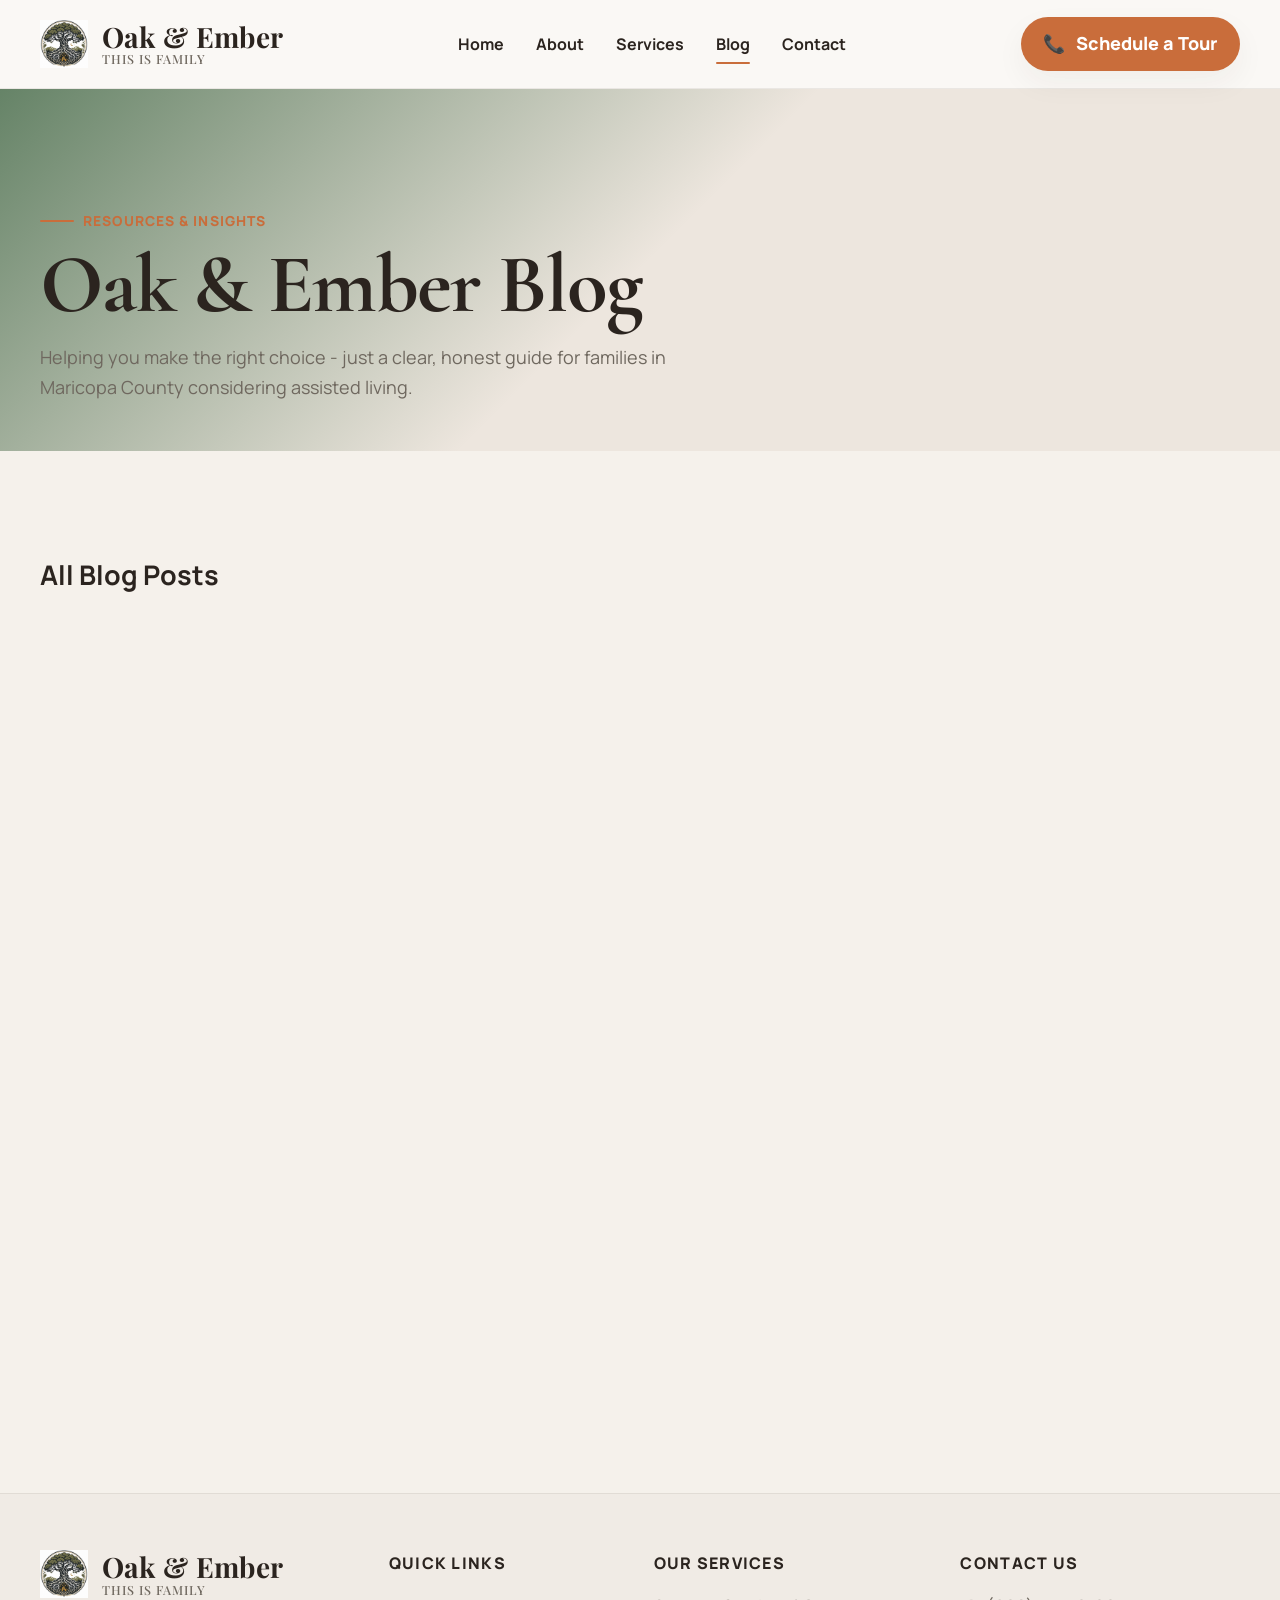
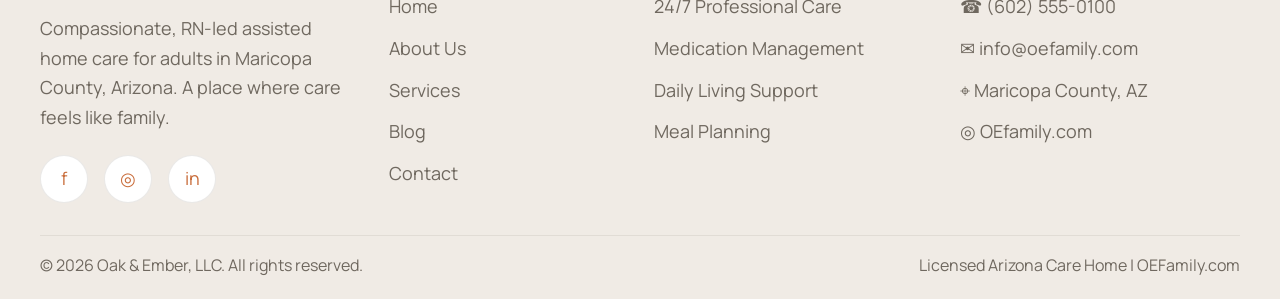
<file: blog.html>
<!DOCTYPE html>
<html lang="en">
<head>
  <meta charset="UTF-8" />
  <meta name="viewport" content="width=device-width, initial-scale=1.0" />
  <title>Blog - Oak & Ember | RN-Led Assisted Living in Maricopa County</title>
  <meta name="description" content="Read articles from Oak & Ember about assisted living, RN-led care, family guidance, and life in a 10-resident home in Maricopa County, Arizona." />
  <meta name="robots" content="index,follow" />
  <link rel="canonical" href="https://oefamily.com/blog.html" />
  <link rel="preconnect" href="https://fonts.googleapis.com">
  <link rel="preconnect" href="https://fonts.gstatic.com" crossorigin>
  <link href="https://fonts.googleapis.com/css2?family=Cormorant+Garamond:wght@500;600;700&family=Manrope:wght@400;500;600;700;800&family=Playfair+Display:ital,wght@0,400..900;1,400..900&display=swap" rel="stylesheet">
  <link rel="stylesheet" href="style.css" />
  <style>
    body {
    opacity: 0;
    transition: opacity 0.6s ease-in-out;
    }
    body.loaded {
      opacity: 1;
    }
    /* Blog page specific styles */
    .blog-hero {
      padding: clamp(4rem, 10vw, 7rem) 0 clamp(2rem, 5vw, 3rem);
      background: linear-gradient(135deg, var(--color-forest-soft) 0%, transparent 50%), var(--color-surface-soft);
    }
    .blog-hero h1 {
      font-family: var(--font-display);
      font-size: clamp(2.8rem, 7vw, 5.2rem);
      line-height: 0.95;
      letter-spacing: -0.02em;
      margin-bottom: 1.2rem;
    }

    .blog-grid-full {
      display: grid;
      grid-template-columns: repeat(auto-fit, minmax(320px, 1fr));
      gap: clamp(1.5rem, 3vw, 2.2rem);
      margin-bottom: 4rem;
    }

    .blog-card-full {
      border-radius: var(--radius-xl);
      overflow: hidden;
      box-shadow: var(--shadow-sm);
    }

    /* DISABLE HOVER FEATURES */
    .blog-card-full:hover {
      transform: none;
      box-shadow: var(--shadow-sm);
    }
    .blog-card-full .blog-media-full img {
      transition: none;
      transform: none;
    }

    .blog-media-full {
      /* Image scaled to ~half height vs before */
      aspect-ratio: 16 / 12;
      overflow: hidden;
    }
    .blog-media-full img {
      width: 100%;
      height: 100%;
      object-fit: cover;
    }

    .blog-body-full {
      padding: 1.4rem 1.4rem 1.0rem;
    }

    .meta-row-full,
    .blog-meta {
      display: flex;
      align-items: center;
      gap: 0.8rem;
      margin-bottom: 0.8rem;
      color: var(--color-text-muted);
      font-size: var(--text-xs);
      font-weight: 600;
    }

    .tag-full,
    .blog-category {
      background: var(--color-primary);
      color: var(--color-white);
      padding: 0.35rem 0.75rem;
      border-radius: var(--radius-full);
      font-size: 0.7rem;
      letter-spacing: 0.06em;
    }

    .blog-title,
    .blog-title-full {
      font-family: var(--font-display);
      font-size: clamp(1.65rem, 3.5vw, 2.35rem);
      line-height: 1.1;
      margin-bottom: 0.85rem;
      color: var(--color-text);
    }

    .blog-excerpt,
    .blog-excerpt-full {
      color: var(--color-text-muted);
      margin-bottom: 0.9rem;
      line-height: 1.65;
    }

    .blog-date-full,
    .blog-date {
      color: var(--color-text-faint);
      font-size: var(--text-sm);
      font-weight: 600;
    }

    .back-link {
      display: inline-flex;
      align-items: center;
      gap: 0.5rem;
      color: var(--color-primary);
      font-weight: 700;
      font-size: var(--text-sm);
      margin-bottom: 1.5rem;
    }

    /* ONLY excerpt visible by default; content hidden until click */
    .blog-card-full .blog-content {
      display: none;
    }

    .blog-card-full.expanded .blog-excerpt {
      display: none;
    }
    .blog-card-full.expanded .blog-content {
      display: block;
      margin-top: 0.8rem;
    }

    .blog-card-full .btn-expand {
      font-size: var(--text-sm);
      font-weight: 600;
      padding: 0.6rem 1.1rem;
      border-radius: var(--radius-md);
    }

    .blog-card-full.expanded .btn-expand {
      border-color: var(--color-primary);
    }

    @media (max-width: 700px) {
      .blog-grid-full {
        grid-template-columns: 1fr;
      }
      .blog-hero {
        padding-top: 3.5rem;
      }
    }
  </style>
</head>
<body>
  <a class="skip-link" href="#main-content">Skip to content</a>

  <header class="site-header">
    <div class="container nav-wrap">
      <a href="index.html#home" class="brand" aria-label="Oak & Ember home">
        <span class="brand-mark" aria-hidden="true">
          <img src="photos/logo.png" alt="" width="48" height="48" loading="eager" />
        </span>
        <span class="brand-text">
          <span>Oak & Ember</span>
          <small>this is family</small>
        </span>
      </a>

      <nav aria-label="Primary navigation">
        <button class="menu-toggle" aria-expanded="false" aria-controls="primary-menu" aria-label="Open menu">
          <svg width="20" height="20" viewBox="0 0 24 24" fill="none" stroke="currentColor" stroke-width="2">
            <path d="M4 7h16M4 12h16M4 17h16"/>
          </svg>
        </button>
        <div class="nav-links" id="primary-menu">
          <a href="index.html#home">Home</a>
          <a href="index.html#about">About</a>
          <a href="index.html#services">Services</a>
          <a href="blog.html" class="active">Blog</a>
          <a href="index.html#contact">Contact</a>
        </div>
      </nav>

      <div class="header-actions">
        <a class="btn btn-primary" href="index.html#contact">
          <span aria-hidden="true">📞</span>
          <span>Schedule a Tour</span>
        </a>
      </div>
    </div>
  </header>

  <main id="main-content">
    <section class="blog-hero">
      <div class="container">
        <div class="section-tag">Resources & Insights</div>
        <h1>Oak & Ember Blog</h1>
        <p class="section-description">
          Helping you make the right choice - just a clear, honest guide for families in Maricopa County considering assisted living.
        </p>
      </div>
    </section>

    <!-- Blog Grid -->
    <section class="section section-blog">
      <div class="container">
        <h2 class="section-title">All Blog Posts</h2>

        <div class="blog-grid-full reveal">
          <!-- Article 1: Family Guide -->
          <article class="blog-card-full" data-article-id="family-guide">
            <div class="blog-media-full">
              <img src="photos/blog-1.jpg" alt="Choose the right home" />
            </div>
            <div class="blog-body-full">
              <div class="blog-meta">
                <span class="blog-date">March 28, 2026</span>
                <span class="blog-category">Family Guide</span>
              </div>
              <h3 class="blog-title">How to Choose the Right Assisted Living Home in Maricopa County</h3>
              <div class="blog-excerpt">
                <p>
                  Navigating care options can feel overwhelming. Here are the key questions to ask and what to look for when comparing homes.
                </p>
              </div>
              <div class="blog-content">
                <p>
                  Choosing an assisted living home for a loved one is one of the most important decisions a family can make. In Maricopa County, Arizona, there are dozens of options — from large corporate facilities to intimate residential care homes like Oak & Ember. Knowing what to look for can make all the difference.
                </p>
                <p>
                  Start with the right questions before you even schedule a tour, it helps to clarify your loved one's specific needs: 
                  <li>
                    are they primarily independent but need help with medications and meals?
                  </li>
                  <li>
                    do they require memory care support? Understanding the level of care needed will narrow your search significantly
                  </li>
                  <li>
                    what is the staff-to-resident ratio during the day and overnight?
                  </li>
                  <li>
                    is there a Registered Nurse on staff or on call 24/7?
                  </li>
                  <li>
                    how are medications managed and administered?
                  </li>
                  <li>
                    what activities and social programming are offered?
                  </li>
                  <li>
                    what is the process for handling medical emergencies?
                  </li>
                </p>
                <p>
                 _____
                </p>
                <p>
                  The Tour - What to Look For:
                </p>
                <p>
                  A tour tells you far more than a brochure ever could. Pay attention to how staff interact with current residents-are they warm, patient and attentive? Does the home smell clean and feel welcoming? Are residents engaged and comfortable or do they seem isolated?

                  “The best care homes feel like a home first and a facility second. Trust your instincts when you walk through the door.”

                  At Oak & Ember, we welcome family visits because we believe transparency builds trust. Our 10-resident capacity means every family member who walks through our door gets personal attention from our RN-led team.
                </p>
                <p>
                 _____
                </p>
                <p>
                  Licensing and Compliance in Arizona:
                </p>
                <p>
                  All assisted living homes in Arizona must be licensed by the Arizona Department of Health Services (ADHS). You can look up any facility's inspection history and compliance record on the ADHS website. This is a critical step that many families overlook.

                  Ask to see the facility's most recent inspection report. A reputable home will share this willingly. Look for patterns in any cited deficiencies-occasional minor issues are normal, but repeated violations around medication management or resident safety are red flags.
                </p>
                <p>
                 _____
                </p>
                <p>
                  Small vs. Large Facilities - Why Size Matters:
                </p>
                <p>
                  Larger facilities offer more amenities, but smaller residential care homes often provide a higher quality of individualized care. With only 10 residents, Oak & Ember ensures that every person is known by name, their preferences are honored and their care plan is truly personalized.

                  We encourage you to visit us and see the difference firsthand. Our team is always happy to answer questions, walk you through our daily routines and help you determine if Oak & Ember is the right fit for your family.
                </p>
              </div>
              <button class="btn btn-expand" type="button">Read more</button>
            </div>
          </article>

          <!-- Article 2: Care Insights -->
          <article class="blog-card-full" data-article-id="care-insights">
            <div class="blog-media-full">
              <img src="photos/blog-2.jpg" alt="Nurses touch" />
            </div>
            <div class="blog-body-full">
              <div class="blog-meta">
                <span class="blog-date">March 14, 2026</span>
                <span class="blog-category">Care Insights</span>
              </div>
              <h3 class="blog-title">What Does RN-Led Care Really Mean for Your Loved One?</h3>
              <div class="blog-excerpt">
                <p>
                  At Oak & Ember, an RN at the helm of a care home makes a significant difference in health outcomes, medication safety and overall quality of life for residents.
                </p>
              </div>
              <div class="blog-content">
                <p>
                  The Clinical Difference:
                </p>
                <p>
                  A Registered Nurse brings a level of clinical training and judgment that goes far beyond what a caregiver or even a Licensed Practical Nurse (LPN) can provide. RNs are trained to assess complex health situations, recognize early warning signs of deterioration and coordinate with physicians and specialists.
                </p>
                
                  <li>Comprehensive health assessments upon admission and regularly thereafter</li>
                  <li>Medication management including complex multi-drug regimens</li>
                  <li>Wound care and chronic disease monitoring</li>
                  <li>Coordination with physicians, specialists, and pharmacists</li>
                  <li>Staff training and clinical oversight of all caregivers</li>
                <p>
                 _____
                </p>
                <p>
                  Medication Safety - A Critical Advantage:
                </p>
                <p>
                  Medication errors are one of the leading causes of preventable harm in older adults. An RN-led facility dramatically reduces this risk. Our nurse personally reviews every resident's medication list, monitors for interactions, and ensures that medications are administered correctly and on schedule.
                </p>
                <p>
                  “Having an RN oversee care isn't a luxury — for medically complex residents, it's a necessity that can prevent hospitalizations and save lives.”
                </p>
                <p>
                 _____
                </p>
                <p>
                  Early Detection Saves Lives:
                </p>
                <p>
                  One of the most valuable things an experienced RN provides is the ability to notice subtle changes before they become emergencies. A slight change in gait, a shift in appetite, or an unusual level of fatigue can all be early indicators of a developing health issue. Our nurse is trained to catch these signs early and act quickly.
                </p>
                <p>
                  This proactive approach has helped our residents avoid unnecessary emergency room visits and hospitalizations — keeping them comfortable, stable, and at home with us.
                </p>
                <p>
                 _____
              </p>
                <p>
                  What This Means for Your Family:
                </p>
                <p>
                  When your loved one lives at Oak & Ember, you have the peace of mind of knowing that a licensed clinical professional is overseeing their care every single day. You can call with questions and get real clinical answers. You can trust that changes in health status will be communicated to you promptly.
                </p>
                <p>
                  We believe RN-led care is the gold standard for assisted living, and we're proud to offer it to every one of our 10 residents in Maricopa County, Arizona.
                </p>
              </div>
              <button
                type="button"
                class="btn btn-expand"
                aria-label="Toggle full article"
              >
                Read more
              </button>
            </div>
          </article>

          <!-- Article 3: Life at Oak & Ember -->
          <article class="blog-card-full" data-article-id="life-at-oak-ember">
            <div class="blog-media-full">
              <img src="photos/blog-3.jpg" alt="Our dining table at Oak & Ember" />
            </div>
            <div class="blog-body-full">
              <div class="blog-meta">
                <span class="blog-date">February 22, 2026</span>
                <span class="blog-category">Life at Oak & Ember</span>
              </div>
              <h3 class="blog-title">A Day in the Life at Oak & Ember</h3>
              <div class="blog-excerpt">
                <p>
                  Step into a typical day at Oak & Ember and see how we weave connection, wellness and creativity into everyday life.
                </p>
              </div>
              <div class="blog-content">
                <p>
                  At Oak & Ember, we believe that a well-structured day filled with meaningful moments is the foundation of a good life — at any age. Our daily routines aren't rigid schedules; they're thoughtfully designed rhythms that give residents a sense of comfort, purpose, and belonging.
                </p>
                <p>
                 _____
              </p>
                <p>
                  Morning: A Gentle Start
                </p>
                <p>
                  Mornings at Oak & Ember begin slowly and warmly. Residents wake at their own pace, and our caregivers are there to assist with personal care, dressing, and morning medications. Breakfast is a communal affair — a time for conversation, laughter, and the simple pleasure of a home-cooked meal.
                </p>
                <p>
                  After breakfast, many residents enjoy a gentle morning stretch. The Arizona sunshine is a natural mood booster and we make the most of it during the cooler morning hours.
                </p>
                <p>
                 _____
                </p>
                <p>
                  Midday: Activities and Connection
                </p>
                <p>
                  Our midday programming is where the real magic happens. We offer a rotating calendar of activities designed to engage the mind, body, and spirit. From card games and trivia to arts and crafts, music sessions, and gardening, there's always something to look forward to.
                </p>
                  <li>Monday: Music & Memory — favorite songs from residents' eras</li>
                  <li>Tuesday: Treasured Memories — residents share life stories, old photos or memories</li>
                  <li>Wednesday: Walmart Runs — seasonal projects and creative expression</li>
                  <li>Thursday: Taco & Trivia Games — food, friendly competition and brain exercise</li>
                  <li>Friday: Film — classic films with popcorn</li>
                  <li>Saturday: Sit & Socialize — Family visits encouraged, flexible programming</li>
                  <li>Sunday: Sun & Serenity — Sun basking/garden time, flexible programming</li>
                  <li>Bonus: First Friday of the Month — Favorite food Friday (residents vote on the meal)</li>
                  <li>Bonus: Last Sunday of the Month — Special Sunday Supper (residents vote on the meal)</li>
                <p>
                 _____
                </p>
                <p>
                  “Joy doesn't retire. Our residents laugh, create, debate, and connect every single day. That's what makes Oak & Ember feel like home.”
                </p>
                <p>
                  Meals: More Than Nutrition
                </p>
                <p>
                  Lunch and dinner at Oak & Ember are prepared fresh daily with attention to each resident's dietary needs and preferences. Our meals are balanced, flavorful, and served family-style whenever possible. We believe that sharing a meal is one of the most powerful ways to build community.

                  Special dietary requirements — whether medical, cultural, or personal — are always accommodated. Our caregivers know each resident's favorites and make sure mealtime feels like a treat, not a chore.
                </p>
                <p>
                 _____
                </p>
                <p>
                  Evening: Winding Down Together:
                </p>
                <p>
                  Evenings are quieter and more personal. Some residents enjoy watching television together, others prefer reading or journaling. Our caregivers are present for evening medications, personal care, and bedtime routines — always patient, always kind.
                </p>
                <p>
                  We often end the day with a brief storytelling or reflection moment — residents sharing a memory, a joke, or simply saying goodnight. It's a small ritual that means a great deal to everyone in our home.
                </p>
                <p>
                  If you'd like to see a day in the life at Oak & Ember for yourself, we warmly invite you to schedule a tour. Come have coffee with us and meet our residents and team.
                </p>
              </div>
              <button
                type="button"
                class="btn btn-expand"
                aria-label="Toggle full article"
              >
                Read more
              </button>
            </div>
          </article>
        </div>
      </div>
    </section>
  </main>

  <footer class="site-footer">
    <div class="container footer-grid">
      <div class="footer-brand">
        <a href="index.html#home" class="brand" style="margin-bottom: 1rem;">
          <span class="brand-mark" aria-hidden="true">
            <img src="photos/logo.png" alt="" width="48" height="48" />
          </span>
          <span class="brand-text">
            <span>Oak & Ember</span>
            <small>this is family</small>
          </span>
        </a>
        <p>Compassionate, RN-led assisted home care for adults in Maricopa County, Arizona. A place where care feels like family.</p>
        <div class="social-links" style="margin-top: 1.4rem;">
          <a href="#" aria-label="Facebook" target="_blank" rel="noopener noreferrer">f</a>
          <a href="#" aria-label="Instagram" target="_blank" rel="noopener noreferrer">◎</a>
          <a href="#" aria-label="LinkedIn" target="_blank" rel="noopener noreferrer">in</a>
        </div>
      </div>

      <div>
        <h3 class="footer-title">Quick Links</h3>
        <div class="footer-links">
          <a href="index.html#home">Home</a>
          <a href="index.html#about">About Us</a>
          <a href="index.html#services">Services</a>
          <a href="blog.html">Blog</a>
          <a href="index.html#contact">Contact</a>
        </div>
      </div>

      <div>
        <h3 class="footer-title">Our Services</h3>
        <div class="footer-links">
          <a href="index.html#services">24/7 Professional Care</a>
          <a href="index.html#services">Medication Management</a>
          <a href="index.html#services">Daily Living Support</a>
          <a href="index.html#services">Meal Planning</a>
        </div>
      </div>

      <div>
        <h3 class="footer-title">Contact Us</h3>
        <div class="footer-contact">
          <a href="tel:+16025550100">☎ (602) 555-0100</a>
          <a href="mailto:info@oefamily.com">✉ info@oefamily.com</a>
          <span>⌖ Maricopa County, AZ</span>
          <a href="https://oefamily.com" target="_blank" rel="noopener noreferrer">◎ OEfamily.com</a>
        </div>
      </div>
    </div>

    <div class="container footer-bottom">
      <span>© 2026 Oak & Ember, LLC. All rights reserved.</span>
      <span>Licensed Arizona Care Home | OEFamily.com</span>
    </div>
  </footer>

  <script>
// Trigger fade on load
  window.addEventListener("load", () => {
    document.body.classList.add("loaded");
  });
  </script>
</body>
</html>
</file>
<file: style.css>
/*
      Art direction: warm, premium, calm, editorial.
      Inspired by the uploaded references: soft stone backgrounds, terracotta CTAs,
      deep forest overlays, rounded cards, serif headings, and airy grid sections.
    */
    :root {
      --text-xs: clamp(0.75rem, 0.7rem + 0.2vw, 0.875rem);
      --text-sm: clamp(0.9rem, 0.85rem + 0.2vw, 1rem);
      --text-base: clamp(1rem, 0.96rem + 0.25vw, 1.125rem);
      --text-lg: clamp(1.2rem, 1.05rem + 0.6vw, 1.45rem);
      --text-xl: clamp(1.8rem, 1.2rem + 1.5vw, 2.6rem);
      --text-2xl: clamp(2.7rem, 2rem + 3vw, 5.2rem);

      --space-1: 0.25rem;
      --space-2: 0.5rem;
      --space-3: 0.75rem;
      --space-4: 1rem;
      --space-5: 1.25rem;
      --space-6: 1.5rem;
      --space-8: 2rem;
      --space-10: 2.5rem;
      --space-12: 3rem;
      --space-16: 4rem;
      --space-20: 5rem;
      --space-24: 6rem;

      --radius-sm: 0.55rem;
      --radius-md: 0.9rem;
      --radius-lg: 1.25rem;
      --radius-xl: 1.75rem;
      --radius-full: 999px;

      --color-bg: #f5f1eb;
      --color-surface: #fbf9f6;
      --color-surface-2: #ffffff;
      --color-surface-soft: #ede6de;
      --color-border: rgba(52, 40, 31, 0.1);
      --color-divider: rgba(52, 40, 31, 0.08);
      --color-text: #2b241f;
      --color-text-muted: #6f685f;
      --color-text-faint: #a89e94;
      --color-primary: #c96d3b;
      --color-primary-hover: #b95d2d;
      --color-forest: #315d39;
      --color-forest-deep: #203826;
      --color-forest-soft: rgba(49, 93, 57, 0.72);
      --color-white: #ffffff;
      --color-overlay-dark: rgba(20, 12, 8, 0.58);
      --color-overlay-soft: rgba(31, 24, 19, 0.36);

      --shadow-sm: 0 12px 30px rgba(53, 38, 22, 0.05);
      --shadow-md: 0 24px 60px rgba(45, 30, 15, 0.08);
      --shadow-lg: 0 30px 80px rgba(24, 18, 12, 0.16);

      --container: 1200px;
      --header-height: 88px;
      --font-display: 'Cormorant Garamond', Georgia, serif;
      --font-body: 'Manrope', Arial, sans-serif;
      --transition: 220ms cubic-bezier(0.16, 1, 0.3, 1);
    }

    .site-logo {
    height: 100px;   /* adjust as needed */
    width: 100px;
}

    * { box-sizing: border-box; margin: 0; padding: 0; }
    html { scroll-behavior: smooth; scroll-padding-top: calc(var(--header-height) + 16px); }
    body {
      min-height: 100vh;
      background: var(--color-bg);
      color: var(--color-text);
      font-family: var(--font-body);
      font-size: var(--text-base);
      line-height: 1.65;
    }

    img { display: block; max-width: 100%; height: auto; }
    a { color: inherit; text-decoration: none; }
    button, input, textarea, select { font: inherit; }
    ul { list-style: none; }

    .container {
      width: min(calc(100% - 2rem), var(--container));
      margin-inline: auto;
    }

    .skip-link {
      position: absolute;
      left: 1rem;
      top: -5rem;
      background: var(--color-text);
      color: var(--color-white);
      padding: 0.85rem 1.2rem;
      border-radius: var(--radius-full);
      z-index: 1000;
      transition: top var(--transition);
    }
    .skip-link:focus { top: 1rem; }

    .site-header {
      position: sticky;
      top: 0;
      z-index: 50;
      backdrop-filter: blur(18px);
      background: rgba(251, 249, 246, 0.88);
      border-bottom: 1px solid var(--color-divider);
    }

    .nav-wrap {
      min-height: var(--header-height);
      display: flex;
      align-items: center;
      justify-content: space-between;
      gap: var(--space-6);
    }

    .brand {
      display: inline-flex;
      align-items: center;
      gap: 0.85rem;
      font-weight: 800;
      letter-spacing: 0.02em;
    }

    .brand-mark {
      width: 3rem;
      height: 3rem;
      display: grid;
      place-items: center;
      color: #d8b06f;
    }

    .brand-mark svg { width: 100%; height: 100%; }

    .brand-text { display: flex; flex-direction: column; line-height: 1.1; }
    .brand-text small {
      font-size: var(--text-xs);
      color: var(--color-text-muted);
      font-weight: 600;
      letter-spacing: 0.08em;
      text-transform: uppercase;
    }

    .nav-links {
      display: flex;
      align-items: center;
      gap: 2rem;
      font-size: var(--text-sm);
      font-weight: 700;
    }

    .nav-links a {
      position: relative;
      color: var(--color-text);
    }

    .nav-links a::after {
      content: '';
      position: absolute;
      left: 0;
      bottom: -0.45rem;
      width: 100%;
      height: 2px;
      border-radius: 999px;
      background: var(--color-primary);
      transform: scaleX(0);
      transform-origin: left;
      transition: transform var(--transition);
    }

    .nav-links a:hover::after,
    .nav-links a:focus-visible::after,
    .nav-links a.active::after { transform: scaleX(1); }

    .header-actions {
      display: flex;
      align-items: center;
      gap: var(--space-4);
    }

    .menu-toggle {
      display: none;
      width: 2.9rem;
      height: 2.9rem;
      border: 1px solid var(--color-border);
      border-radius: 50%;
      background: var(--color-surface-2);
      color: var(--color-text);
      cursor: pointer;
    }

    .btn {
      display: inline-flex;
      align-items: center;
      justify-content: center;
      gap: 0.7rem;
      min-height: 3.35rem;
      padding: 0 1.35rem;
      border-radius: var(--radius-full);
      border: 1px solid transparent;
      font-weight: 800;
      transition: transform var(--transition), background var(--transition), color var(--transition), border-color var(--transition), box-shadow var(--transition);
      cursor: pointer;
    }

    .btn:hover { transform: translateY(-1px); }
    .btn-primary {
      background: var(--color-primary);
      color: var(--color-white);
      box-shadow: var(--shadow-sm);
    }
    .btn-primary:hover { background: var(--color-primary-hover); }

    .btn-outline {
      background: rgba(255,255,255,0.08);
      color: var(--color-white);
      border-color: rgba(255,255,255,0.7);
    }

    .btn-soft {
      background: var(--color-surface-2);
      color: var(--color-text);
      border-color: var(--color-border);
    }

    .hero {
      position: relative;
      min-height: calc(100vh - var(--header-height));
      color: var(--color-white);
      background:
        linear-gradient(to right, rgba(17, 12, 9, 0.75), rgba(17, 12, 9, 0.3) 48%, rgba(17, 12, 9, 0.2)),
        linear-gradient(to bottom, rgba(17, 12, 9, 0.18), rgba(17, 12, 9, 0.5)),
        url('https://images.unsplash.com/photo-1505693416388-ac5ce068fe85?auto=format&fit=crop&w=1600&q=80') center/cover no-repeat;
      overflow: hidden;
    }

    .hero::before {
      content: '';
      position: absolute;
      inset: 0;
      background: radial-gradient(circle at 75% 18%, rgba(230, 163, 108, 0.16), transparent 24%);
      pointer-events: none;
    }

    .hero-inner {
      position: relative;
      display: grid;
      grid-template-columns: minmax(0, 670px) 1fr;
      align-items: center;
      min-height: calc(100vh - var(--header-height));
      padding-block: clamp(4rem, 8vw, 7rem);
    }

    .eyebrow,
    .section-tag {
      display: inline-flex;
      align-items: center;
      gap: 0.6rem;
      padding: 0.5rem 1rem;
      border-radius: var(--radius-full);
      border: 1px solid rgba(255,255,255,0.28);
      background: rgba(255,255,255,0.12);
      backdrop-filter: blur(12px);
      font-size: var(--text-xs);
      font-weight: 800;
      letter-spacing: 0.08em;
      text-transform: uppercase;
      margin-bottom: 1.4rem;
    }

    .hero h1,
    .section-heading,
    .feature-title,
    .blog-title,
    .quote-large {
      font-family: var(--font-display);
      line-height: 0.95;
      letter-spacing: -0.02em;
    }

    .hero h1 {
      max-width: 10ch;
      font-size: var(--text-2xl);
      margin-bottom: 1.4rem;
    }

    .hero h1 span { color: #f2c2a4; }

    .hero-copy {
      max-width: 35rem;
      color: rgba(255,255,255,0.88);
      font-size: clamp(1.05rem, 1rem + 0.4vw, 1.4rem);
      margin-bottom: 2rem;
    }

    .hero-actions,
    .hero-points,
    .pill-row,
    .social-links,
    .footer-bottom {
      display: flex;
      flex-wrap: wrap;
      gap: 1rem;
    }

    .hero-points {
      margin-top: 2rem;
      gap: 1.3rem;
      color: rgba(255,255,255,0.88);
      font-size: var(--text-sm);
    }

    .hero-points li,
    .pill-row span {
      display: inline-flex;
      align-items: center;
      gap: 0.5rem;
    }

    .scroll-hint {
      position: absolute;
      left: 50%;
      bottom: 1.4rem;
      transform: translateX(-50%);
      font-size: var(--text-xs);
      letter-spacing: 0.18em;
      text-transform: uppercase;
      color: rgba(255,255,255,0.78);
      text-align: center;
    }

    .scroll-hint span {
      display: block;
      font-size: 1.5rem;
      line-height: 1;
      margin-top: 0.2rem;
    }

    section {
      padding-block: clamp(4.5rem, 8vw, 7rem);
    }

    .section-head {
      display: flex;
      align-items: end;
      justify-content: space-between;
      gap: var(--space-6);
      margin-bottom: 2.4rem;
    }

    .section-tag {
      background: transparent;
      border: none;
      padding: 0;
      color: var(--color-primary);
      backdrop-filter: none;
      margin-bottom: 0.8rem;
    }

    .section-tag::before {
      content: '';
      width: 2.1rem;
      height: 2px;
      border-radius: 999px;
      background: currentColor;
    }

    .section-heading {
      font-size: var(--text-xl);
      line-height: 1;
      margin-bottom: 1rem;
    }

    .section-description {
      max-width: 42rem;
      color: var(--color-text-muted);
    }

    .about-grid,
    .contact-grid,
    .cta-grid {
      display: grid;
      grid-template-columns: 1.05fr 0.95fr;
      gap: clamp(2rem, 5vw, 5rem);
      align-items: center;
    }

    .quote-large {
      font-size: clamp(2.2rem, 1.8rem + 2vw, 4.3rem);
      max-width: 11ch;
      margin-bottom: 1.4rem;
    }

    .about-copy p + p,
    .contact-copy p + p { margin-top: 1.2rem; }

    .about-copy,
    .contact-copy { color: var(--color-text-muted); }

    .signature {
      margin-top: 2rem;
      display: inline-flex;
      align-items: center;
      gap: 0.9rem;
      color: var(--color-text);
      font-style: italic;
      font-weight: 700;
    }

    .signature-mark {
      width: 2.7rem;
      height: 2.7rem;
      border-radius: 50%;
      display: grid;
      place-items: center;
      background: var(--color-surface-soft);
      color: var(--color-forest);
      font-style: normal;
    }

    .about-visual {
      position: relative;
      min-height: 520px;
    }

    .about-photo {
      height: 100%;
      min-height: 520px;
      border-radius: 0 0 1.75rem 1.75rem;
      overflow: hidden;
      box-shadow: var(--shadow-md);
      
      /* Use local image instead */
      background: url('../photos/i_about.jpg') center/cover no-repeat;
      /* or if using Vite, Next.js, etc. */
      /* background: url('/photos/xyz.jpg') center/cover no-repeat; */
    }

    .stat-card,
    .floating-badge {
      position: absolute;
      background: rgba(255,255,255,0.92);
      border: 1px solid rgba(255,255,255,0.85);
      box-shadow: var(--shadow-sm);
      backdrop-filter: blur(12px);
    }

    .stat-card {
      top: 1rem;
      right: -1rem;
      padding: 1.3rem 1.4rem;
      border-radius: 1rem;
      min-width: 125px;
      text-align: center;
      background: var(--color-forest);
      color: var(--color-white);
    }

    .stat-card strong { display: block; font-size: 2.2rem; line-height: 1; font-family: var(--font-display); }
    .floating-badge {
      left: -2rem;
      bottom: 1rem;
      display: flex;
      align-items: center;
      gap: 1rem;
      padding: 1rem 1.3rem;
      border-radius: 1.2rem;
      min-width: 260px;
    }

    .floating-icon,
    .contact-icon,
    .service-icon,
    .social-links a {
      width: 3rem;
      height: 3rem;
      border-radius: 1rem;
      display: grid;
      place-items: center;
      background: var(--color-surface-soft);
      color: var(--color-primary);
      flex-shrink: 0;
    }

    .service-icon {
      border: 1px solid transparent;
      transition: transform var(--transition), color var(--transition), background var(--transition), border-color var(--transition);
      cursor: pointer;
    }

    .service-icon:hover,
    .service-icon:focus-visible {
      color: var(--color-white);
      background: #c98a2f;
      border-color: #c98a2f;
      transform: translateY(-1px);
      outline: none;
    }

    .facts-strip {
      background: var(--color-forest);
      color: var(--color-white);
      padding-block: 2rem;
    }

    .facts-grid {
      display: grid;
      grid-template-columns: repeat(4, 1fr);
      gap: 1rem;
      text-align: center;
    }

    .fact-number {
      display: block;
      font-size: clamp(2.5rem, 2rem + 1vw, 4rem);
      line-height: 0.9;
      font-family: var(--font-display);
    }

    .fact-item p { color: rgba(255,255,255,0.82); }

    .services-grid,
    .blog-grid,
    .footer-grid {
      display: grid;
      gap: 1.7rem;
    }

    .services-grid {
      grid-template-columns: repeat(3, minmax(0, 1fr));
    }

    .service-card,
    .blog-card,
    .contact-form,
    .contact-card {
      background: rgba(255,255,255,0.76);
      border: 1px solid rgba(78, 55, 33, 0.08);
      border-radius: var(--radius-xl);
      box-shadow: var(--shadow-sm);
    }

    .service-card {
      padding: 1.8rem;
      min-height: 100%;
      transition: translate var(--transition);
      cursor: default;
    }

    .service-card:hover,
    .service-card:focus-within {
      translate: 0 -6px;
    }

    .feature-title {
      font-size: clamp(1.8rem, 1.4rem + 0.8vw, 2.4rem);
      line-height: 1.05;
      margin: 1.2rem 0 0.9rem;
    }

    .service-card p { color: var(--color-text-muted); }

    .bullet-list {
      margin-top: 1.3rem;
      display: grid;
      gap: 0.6rem;
      color: #4f544f;
    }

    .bullet-list li {
      position: relative;
      padding-left: 1.4rem;
    }

    .bullet-list li::before {
      content: '✓';
      position: absolute;
      left: 0;
      top: 0;
      color: var(--color-forest);
      font-weight: 800;
    }

    .cta-banner {
      position: relative;
      overflow: hidden;
      border-radius: 2rem;
      color: var(--color-white);
      background:
        linear-gradient(rgba(41, 74, 45, 0.62), rgba(41, 74, 45, 0.62)),
        url('../photos/i_banner.jpg') center/cover no-repeat;   /* ← Change this */
      box-shadow: var(--shadow-lg);
    }

    .cta-banner::before {
      content: '';
      position: absolute;
      inset: 0;
      background: linear-gradient(135deg, rgba(255,255,255,0.08), transparent 35%);
      pointer-events: none;
    }

    .cta-grid {
      position: relative;
      padding: clamp(2rem, 5vw, 4rem);
      align-items: end;
    }

    .pill-row {
      margin-top: 1.8rem;
    }

    .pill-row span {
      padding: 0.75rem 1rem;
      border-radius: var(--radius-full);
      background: rgba(255,255,255,0.14);
      border: 1px solid rgba(255,255,255,0.2);
      backdrop-filter: blur(10px);
      font-size: var(--text-sm);
    }

    .blog-grid { grid-template-columns: repeat(3, minmax(0, 1fr)); }

    .blog-grid-full {
      display: grid;
      grid-template-columns: repeat(auto-fit, minmax(400px, 1fr));
      gap: clamp(1.5rem, 3vw, 2.2rem);
    }

    .blog-card { overflow: hidden; }

    .blog-media {
      aspect-ratio: 16 / 10;
      overflow: hidden;
    }

    .blog-media img {
      width: 100%;
      height: 100%;
      object-fit: cover;
      transition: transform 500ms ease;
    }

    .blog-card:hover .blog-media img { transform: scale(1.05); }

    .blog-body { padding: 1.35rem 1.35rem 1.6rem; }

    .meta-row,
    .contact-list,
    .footer-links,
    .footer-contact {
      display: grid;
      gap: 0.75rem;
    }

    .meta-row {
      grid-template-columns: auto auto;
      justify-content: start;
      align-items: center;
      gap: 0.9rem;
      margin-bottom: 0.9rem;
      color: var(--color-text-muted);
      font-size: var(--text-xs);
      font-weight: 700;
    }

    .meta-row .tag {
      display: inline-flex;
      padding: 0.4rem 0.8rem;
      border-radius: var(--radius-full);
      background: var(--color-surface-soft);
      color: var(--color-primary);
    }

    .blog-title {
      font-size: clamp(1.5rem, 1.15rem + 0.6vw, 2rem);
      line-height: 1.1;
      margin-bottom: 0.8rem;
    }

    .blog-excerpt,
    .blog-date { color: var(--color-text-muted); }

    .blog-footer {
      margin-top: 1.2rem;
      display: flex;
      align-items: center;
      justify-content: space-between;
      gap: 1rem;
      font-size: var(--text-sm);
      font-weight: 700;
    }

    .blog-link { color: var(--color-primary); }

    .contact-wrap {
      background: #edf1ea;
    }

    .contact-copy .section-heading { max-width: 11ch; }

    .contact-list { margin-top: 2rem; }

    .contact-card {
      display: flex;
      align-items: flex-start;
      gap: 1rem;
      padding: 1rem;
      background: rgba(255,255,255,0.52);
      box-shadow: none;
    }

    .contact-form {
      padding: clamp(1.5rem, 3vw, 2.4rem);
      background: rgba(255,255,255,0.78);
      backdrop-filter: blur(14px);
    }

    .form-grid {
      display: grid;
      grid-template-columns: repeat(2, minmax(0, 1fr));
      gap: 1rem;
    }

    .field {
      display: grid;
      gap: 0.45rem;
      margin-bottom: 1rem;
    }

    .field.full { grid-column: 1 / -1; }

    .field label {
      font-size: var(--text-sm);
      font-weight: 700;
      color: var(--color-text);
    }

    .field input,
    .field textarea,
    .field select {
      width: 100%;
      min-height: 3.35rem;
      padding: 0.95rem 1rem;
      border-radius: 1rem;
      border: 1px solid rgba(78, 55, 33, 0.12);
      background: rgba(255,255,255,0.7);
      color: var(--color-text);
      outline: none;
      transition: border-color var(--transition), box-shadow var(--transition), background var(--transition);
    }

    .field textarea {
      min-height: 8.2rem;
      resize: vertical;
    }

    .field input:focus,
    .field textarea:focus,
    .field select:focus {
      border-color: rgba(201, 109, 59, 0.5);
      box-shadow: 0 0 0 4px rgba(201, 109, 59, 0.12);
      background: var(--color-surface-2);
    }

    .char-count {
      text-align: right;
      color: var(--color-text-faint);
      font-size: var(--text-xs);
      margin-top: -0.5rem;
      margin-bottom: 1rem;
    }

    .site-footer {
      background: #f0ebe5;
      border-top: 1px solid var(--color-divider);
      padding-top: 3.5rem;
    }

    .footer-grid {
      grid-template-columns: 1.15fr 0.85fr 1fr 1fr;
      padding-bottom: 2rem;
    }

    .footer-brand p,
    .footer-links a,
    .footer-contact a,
    .footer-contact span {
      color: var(--color-text-muted);
    }

    .footer-title {
      font-size: var(--text-sm);
      text-transform: uppercase;
      letter-spacing: 0.08em;
      margin-bottom: 1rem;
      font-weight: 800;
    }

    .social-links a {
      border-radius: 50%;
      background: var(--color-surface-2);
      border: 1px solid var(--color-border);
      transition: transform var(--transition), border-color var(--transition), color var(--transition);
    }

    .social-links a:hover {
      transform: translateY(-2px);
      border-color: rgba(201, 109, 59, 0.35);
      color: var(--color-primary);
    }

    .footer-bottom {
      justify-content: space-between;
      align-items: center;
      gap: 1rem;
      padding: 1rem 0 1.3rem;
      border-top: 1px solid var(--color-divider);
      color: var(--color-text-muted);
      font-size: var(--text-sm);
    }

    .reveal {
      opacity: 0;
      transform: translateY(24px);
      transition: opacity 700ms ease, transform 700ms ease;
    }

    .reveal.visible {
      opacity: 1;
      transform: translateY(0);
    }

    @media (max-width: 1080px) {
      .hero-inner,
      .about-grid,
      .contact-grid,
      .cta-grid,
      .footer-grid,
      .services-grid,
      .blog-grid,
      .facts-grid {
        grid-template-columns: 1fr 1fr;
      }

      .services-grid,
      .blog-grid { grid-template-columns: 1fr 1fr; }
      .footer-grid { grid-template-columns: 1.1fr 1fr; }
      .hero-inner { grid-template-columns: 1fr; }
      .about-visual { order: -1; }
    }

    @media (max-width: 860px) {
      .nav-links {
        position: absolute;
        top: calc(100% + 0.5rem);
        left: 1rem;
        right: 1rem;
        flex-direction: column;
        align-items: stretch;
        padding: 1rem;
        border-radius: 1.2rem;
        background: rgba(251, 249, 246, 0.98);
        border: 1px solid var(--color-border);
        box-shadow: var(--shadow-md);
        opacity: 0;
        pointer-events: none;
        transform: translateY(-8px);
        transition: opacity var(--transition), transform var(--transition);
      }

      .nav-links.open {
        opacity: 1;
        pointer-events: auto;
        transform: translateY(0);
      }

      .menu-toggle { display: inline-grid; place-items: center; }
      .header-actions .btn-primary { display: none; }

      .about-grid,
      .contact-grid,
      .cta-grid,
      .services-grid,
      .blog-grid,
      .facts-grid,
      .footer-grid,
      .form-grid {
        grid-template-columns: 1fr;
      }

      .section-head {
        flex-direction: column;
        align-items: flex-start;
      }

      .hero { min-height: auto; }
      .hero-inner { min-height: auto; padding-top: 5rem; }
      .hero h1 { max-width: 12ch; }
      .about-photo,
      .about-visual { min-height: 420px; }
      .floating-badge { left: 1rem; right: 1rem; bottom: 1rem; min-width: auto; }
      .stat-card { right: 1rem; }
    }

    

    @media (max-width: 700px) {
      :root {
        --header-height: 78px;
      }

      .container {
        width: min(calc(100% - 1.25rem), var(--container));
      }

      section {
        padding-block: clamp(3.5rem, 8vw, 5rem);
      }

      .site-header {
        background: rgba(251, 249, 246, 0.96);
      }

      .nav-wrap {
        gap: 0.85rem;
        min-height: var(--header-height);
      }

      .brand {
        gap: 0.65rem;
      }

      .brand-mark {
        width: 2.5rem;
        height: 2.5rem;
      }

      .brand-text {
        font-size: 0.96rem;
      }

      .nav-links {
        left: 0.625rem;
        right: 0.625rem;
        gap: 0.25rem;
        padding: 0.75rem;
      }

      .nav-links a {
        padding: 0.85rem 0.9rem;
        border-radius: 0.9rem;
        background: rgba(255,255,255,0.7);
      }

      .nav-links a::after {
        display: none;
      }

      .hero {
        background-position: 62% center;
      }

      .hero-inner {
        padding-top: 3.25rem;
        padding-bottom: 4.5rem;
      }

      .eyebrow,
      .section-tag {
        font-size: 0.7rem;
        letter-spacing: 0.07em;
      }

      .hero h1 {
        max-width: 11ch;
        font-size: clamp(2.7rem, 10vw, 4.15rem);
        line-height: 0.95;
      }

      .hero-copy {
        max-width: 100%;
        font-size: 1rem;
      }

      .hero-points {
        gap: 0.8rem;
        font-size: 0.92rem;
      }

      .section-heading,
      .quote-large {
        max-width: 100%;
      }

      .quote-large {
        font-size: clamp(2rem, 8vw, 3.4rem);
      }

      .about-copy p,
      .contact-copy p,
      .section-description,
      .blog-excerpt,
      .service-card p {
        font-size: 0.98rem;
      }

      .about-visual,
      .about-photo {
        min-height: 340px;
      }

      .stat-card {
        top: 0.85rem;
        right: 0.85rem;
        min-width: 110px;
        padding: 1rem 1rem;
      }

      .floating-badge {
        left: 0.85rem;
        right: 0.85rem;
        bottom: 0.85rem;
        padding: 0.9rem 1rem;
      }

      .services-grid,
      .blog-grid {
        gap: 1rem;
      }

      .service-card,
      .blog-card,
      .contact-form {
        border-radius: 1.25rem;
      }

      .service-card {
        padding: 1.35rem;
      }

      .feature-title,
      .blog-title {
        font-size: clamp(1.6rem, 6vw, 2rem);
      }

      .facts-strip {
        padding-block: 1.3rem;
      }

      .fact-item {
        padding: 0.35rem 0;
      }

      .cta-banner {
        border-radius: 1.45rem;
      }

      .cta-grid {
        padding: 1.4rem;
      }

      .pill-row {
        gap: 0.7rem;
      }

      .pill-row span {
        width: 100%;
        justify-content: center;
        text-align: center;
      }

      .contact-card {
        padding: 0.9rem;
      }

      .contact-form {
        padding: 1.2rem;
      }

      .field input,
      .field textarea,
      .field select,
      .btn,
      .menu-toggle {
        min-height: 3.1rem;
      }

      .footer-grid {
        gap: 2rem;
      }

      .footer-bottom {
        padding-bottom: 2rem;
      }
    }

@media (max-width: 560px) {
      .brand-text span { display: block; font-size: 0.95rem; line-height: 1.1;}
      .hero-actions,
      .blog-footer,
      .footer-bottom { flex-direction: column; align-items: flex-start; }
      .btn { width: 100%; }
      .hero-actions .btn,
      .cta-grid .btn { width: auto; }
      .hero-actions { width: 100%; }
      .hero-actions .btn { flex: 1 1 100%; justify-content: center; }
      .scroll-hint { display: none; }
    }

    @media (prefers-reduced-motion: reduce) {
      html { scroll-behavior: auto; }
      *, *::before, *::after { animation: none !important; transition: none !important; }
      .reveal { opacity: 1; transform: none; }
    }

      .brand-text {
      font-family: "Playfair Display", serif;
      font-weight: 700;
      font-size: clamp(1.3rem, 4vw, 1.75rem);
    }

    .brand-text small {
      font-size: 0.45em;
      font-weight: 500;
    }

    .blog-card-full .blog-content {
      display: none;
    }
    .blog-card-full.expanded .blog-excerpt {
      display: none;
    }
    .blog-card-full.expanded .blog-content {
      display: block;
      margin-top: 0.8rem;
    }
</file>
